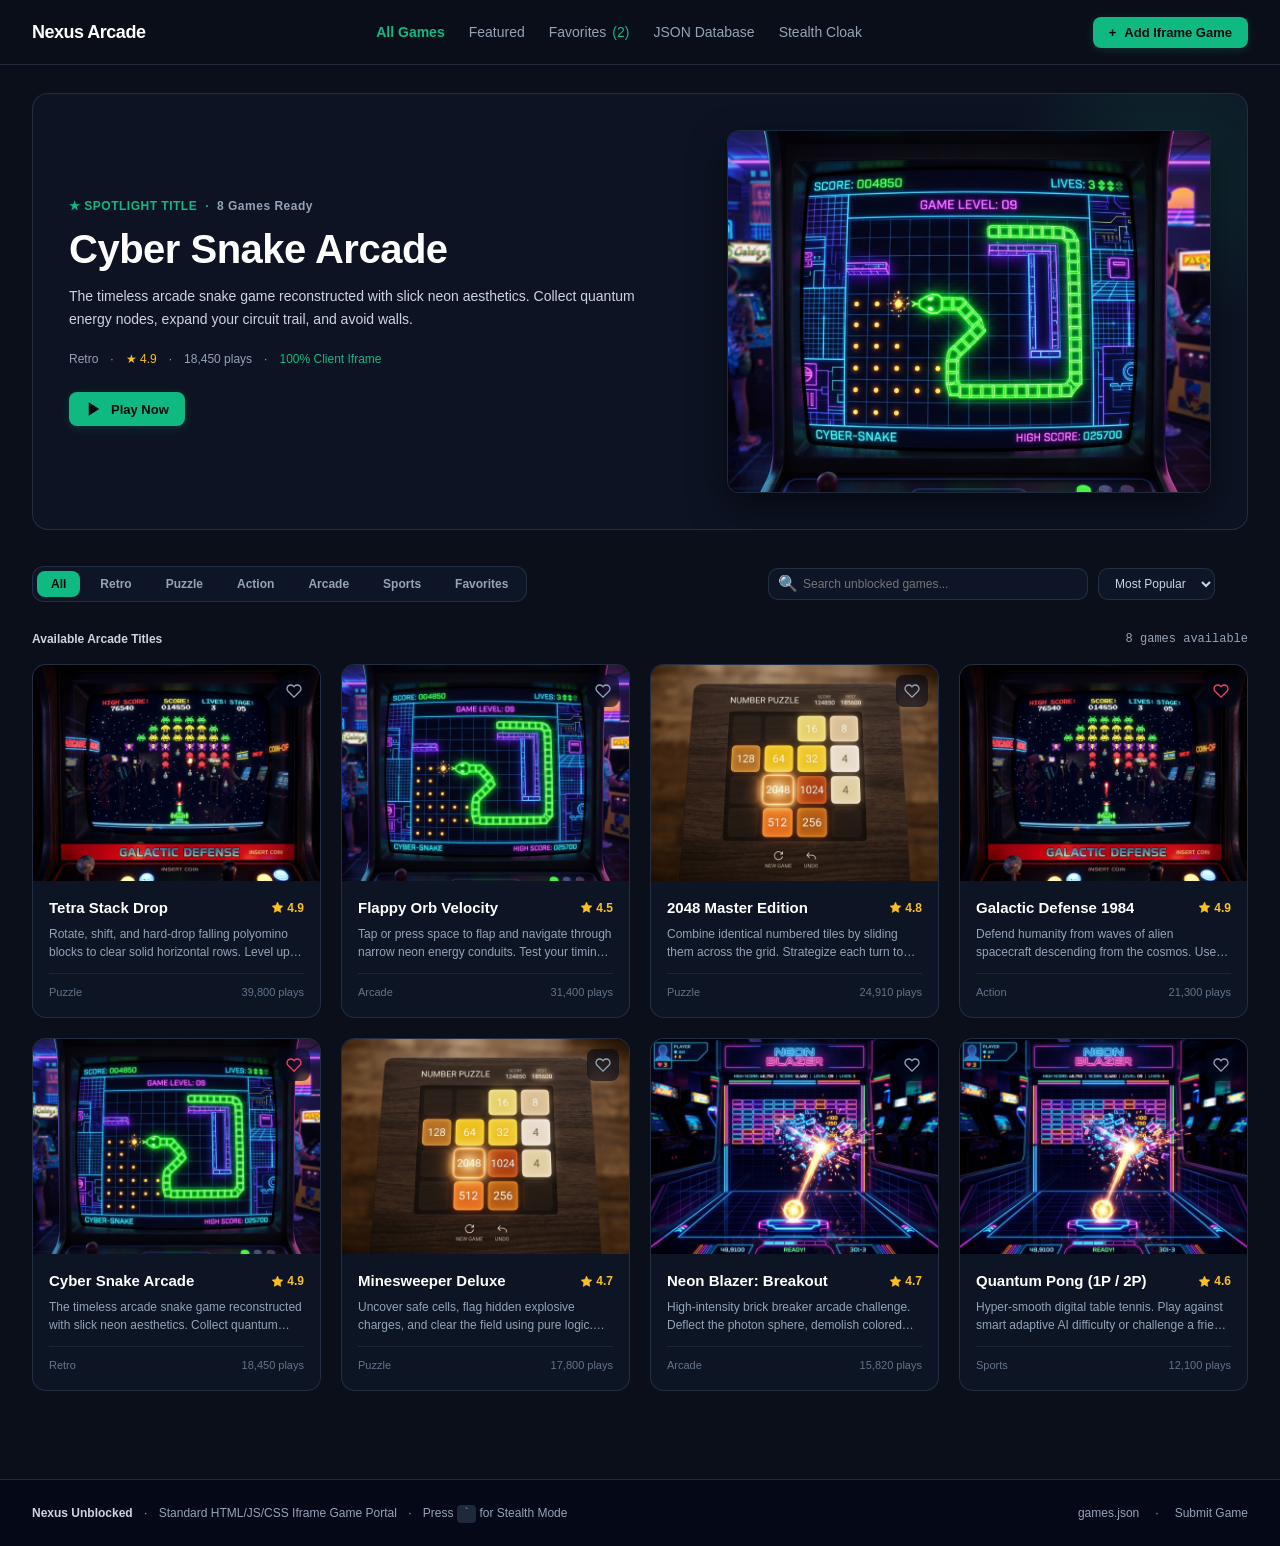
<file: index.html>
<!doctype html>
<html lang="en">
  <head>
    <meta charset="UTF-8" />
    <meta name="viewport" content="width=device-width, initial-scale=1.0" />
    <title>Nexus Unblocked - Retro & Web Arcade Games</title>
    <meta name="description" content="Fast, clean unblocked games portal with instant iframe embedding, custom game manager, and playable arcade classics." />
    <meta property="og:title" content="Nexus Unblocked - Retro & Web Arcade Games" />
    <meta property="og:description" content="Fast, clean unblocked games portal with instant iframe embedding, custom game manager, and playable arcade classics." />
    <meta property="og:type" content="website" />
    <meta name="twitter:card" content="summary_large_image" />
    <link rel="icon" type="image/svg+xml" href="./favicon.svg" />
    <link rel="stylesheet" href="./style.css" />
  </head>
  <body>
    <!-- Top Bar Navigation -->
    <header class="header">
      <div class="container header-inner">
        <button class="brand-btn" onclick="activeGame=null; activeCategory='All'; render();">
          Nexus Arcade
        </button>

        <nav class="nav-links">
          <button class="nav-link active" data-nav="all">All Games</button>
          <button class="nav-link" data-nav="featured">Featured</button>
          <button class="nav-link" data-nav="favorites">Favorites <span id="favCount" style="color: #10b981;"></span></button>
          <button class="nav-link" data-nav="json">JSON Database</button>
          <button class="nav-link" data-nav="cloak">Stealth Cloak</button>
        </nav>

        <div>
          <button class="btn-primary" onclick="openAddModal()">
            <span>+</span>
            <span>Add Iframe Game</span>
          </button>
        </div>
      </div>
    </header>

    <!-- Main Content -->
    <main class="container" style="padding-top: 28px; padding-bottom: 40px; flex: 1;">
      
      <!-- Catalog View -->
      <section id="catalogView">
        <!-- Hero Spotlight -->
        <div id="heroSpotlight" class="hero-card"></div>

        <!-- Filter & Search Toolbar -->
        <div class="toolbar">
          <div class="category-tabs" id="categoryTabs">
            <button class="category-tab active" data-category="All">All</button>
            <button class="category-tab" data-category="Retro">Retro</button>
            <button class="category-tab" data-category="Puzzle">Puzzle</button>
            <button class="category-tab" data-category="Action">Action</button>
            <button class="category-tab" data-category="Arcade">Arcade</button>
            <button class="category-tab" data-category="Sports">Sports</button>
            <button class="category-tab" data-category="Favorites">Favorites</button>
          </div>

          <div style="display: flex; gap: 10px; width: 100%; max-width: 480px;">
            <div class="search-box">
              <span class="search-icon">🔍</span>
              <input type="text" id="searchInput" class="search-input" placeholder="Search unblocked games..." />
            </div>

            <select id="sortSelect" class="sort-select" aria-label="Sort games">
              <option value="popular">Most Popular</option>
              <option value="rating">Top Rated</option>
              <option value="title">A-Z Title</option>
            </select>
          </div>
        </div>

        <!-- Section Header -->
        <div class="grid-header">
          <span style="font-weight: 600; color: #cbd5e1;">Available Arcade Titles</span>
          <span id="gamesCount" style="font-family: monospace;">0 games</span>
        </div>

        <!-- Games Grid -->
        <div id="gamesGrid" class="games-grid"></div>
      </section>

      <!-- Player View -->
      <section id="playerView" class="player-container" style="display: none;"></section>

    </main>

    <!-- Footer -->
    <footer class="footer">
      <div class="container footer-inner">
        <div>
          <strong style="color: #cbd5e1;">Nexus Unblocked</strong>
          <span style="margin: 0 8px;">·</span>
          <span>Standard HTML/JS/CSS Iframe Game Portal</span>
          <span style="margin: 0 8px;">·</span>
          <span>Press <kbd style="background: #1e293b; padding: 2px 6px; border-radius: 4px; font-family: monospace;">`</kbd> for Stealth Mode</span>
        </div>

        <div style="display: flex; gap: 16px;">
          <button class="footer-link" onclick="openJsonModal()" style="background: none; border: none; font-size: inherit;">games.json</button>
          <span>·</span>
          <button class="footer-link" onclick="openAddModal()" style="background: none; border: none; font-size: inherit;">Submit Game</button>
        </div>
      </div>
    </footer>

    <!-- Add Game Modal -->
    <div id="addModal" class="modal-backdrop hidden">
      <div class="modal-box">
        <div class="modal-header">
          <div class="modal-title">+ Add Custom Iframe Game</div>
          <button class="modal-close" onclick="closeAddModal()">✕</button>
        </div>
        <form id="addGameForm">
          <div class="form-group">
            <label class="form-label">Game Title *</label>
            <input type="text" id="addTitle" class="form-input" placeholder="e.g. Slope, Retro Bowl" required />
          </div>
          <div class="form-group">
            <label class="form-label">Iframe Embed Code or URL *</label>
            <textarea id="addIframe" class="form-textarea" rows="3" placeholder='<iframe src="https://..." ...></iframe> or https://...' required></textarea>
          </div>
          <div style="display: grid; grid-template-columns: 1fr 1fr; gap: 12px;" class="form-group">
            <div>
              <label class="form-label">Category</label>
              <select id="addCategory" class="form-select">
                <option value="Arcade">Arcade</option>
                <option value="Action">Action</option>
                <option value="Puzzle">Puzzle</option>
                <option value="Retro">Retro</option>
                <option value="Sports">Sports</option>
              </select>
            </div>
            <div>
              <label class="form-label">Controls</label>
              <input type="text" id="addControls" class="form-input" placeholder="e.g. WASD / Space" />
            </div>
          </div>
          <div class="form-group">
            <label class="form-label">Description</label>
            <input type="text" id="addDesc" class="form-input" placeholder="Brief gameplay summary" />
          </div>
          <div style="display: flex; justify-content: flex-end; gap: 10px; margin-top: 20px;">
            <button type="button" class="btn-secondary" onclick="closeAddModal()">Cancel</button>
            <button type="submit" class="btn-primary">Add Game</button>
          </div>
        </form>
      </div>
    </div>

    <!-- JSON Database Modal -->
    <div id="jsonModal" class="modal-backdrop hidden">
      <div class="modal-box" style="max-width: 680px;">
        <div class="modal-header">
          <div class="modal-title">&lt;/&gt; games.json Database</div>
          <button class="modal-close" onclick="closeJsonModal()">✕</button>
        </div>
        <p style="font-size: 12px; color: #94a3b8; margin-bottom: 12px;">
          Games database storing title, description, category, and iframe tags.
        </p>
        <textarea id="jsonTextarea" class="form-textarea" rows="12" style="margin-bottom: 16px;"></textarea>
        <div style="display: flex; justify-content: space-between; align-items: center; flex-wrap: wrap; gap: 8px;">
          <div style="display: flex; gap: 8px;">
            <button type="button" class="btn-secondary" onclick="copyJson()">Copy JSON</button>
            <button type="button" class="btn-secondary" onclick="downloadJson()">Download games.json</button>
            <button type="button" class="btn-secondary" onclick="resetDefaults()" style="color: #f87171;">Reset Defaults</button>
          </div>
          <button type="button" class="btn-primary" onclick="applyJson()">Apply Changes</button>
        </div>
      </div>
    </div>

    <!-- Stealth Cloak Modal -->
    <div id="cloakModal" class="modal-backdrop hidden">
      <div class="modal-box" style="max-width: 440px;">
        <div class="modal-header">
          <div class="modal-title">🛡️ Stealth Tab Cloaker</div>
          <button class="modal-close" onclick="closeCloakModal()">✕</button>
        </div>
        <p style="font-size: 12px; color: #94a3b8; margin-bottom: 16px;">
          Disguise this browser tab title and favicon to appear as a productivity app.
        </p>
        <div style="display: flex; flex-direction: column; gap: 8px; margin-bottom: 20px;">
          <button class="btn-secondary" style="justify-content: flex-start; padding: 10px;" onclick="setPresetCloak('docs')">
            📄 Google Docs (Untitled document)
          </button>
          <button class="btn-secondary" style="justify-content: flex-start; padding: 10px;" onclick="setPresetCloak('drive')">
            📁 Google Drive (My Drive)
          </button>
          <button class="btn-secondary" style="justify-content: flex-start; padding: 10px;" onclick="setPresetCloak('classroom')">
            🎓 Google Classroom (Classes)
          </button>
          <button class="btn-secondary" style="justify-content: flex-start; padding: 10px;" onclick="setPresetCloak('canvas')">
            📊 Canvas LMS (Dashboard)
          </button>
        </div>
        <div style="display: flex; justify-content: space-between; align-items: center; border-top: 1px solid var(--border-color); padding-top: 14px;">
          <button class="footer-link" onclick="resetTabCloak()" style="background: none; border: none; font-size: 12px;">Reset Tab</button>
          <button class="btn-primary" style="background: #e11d48; color: #fff;" onclick="panicEscape()">Emergency Escape (Google)</button>
        </div>
      </div>
    </div>

    <!-- Script Entry Point -->
    <script type="module" src="./script.js"></script>
  </body>
</html>
</file>
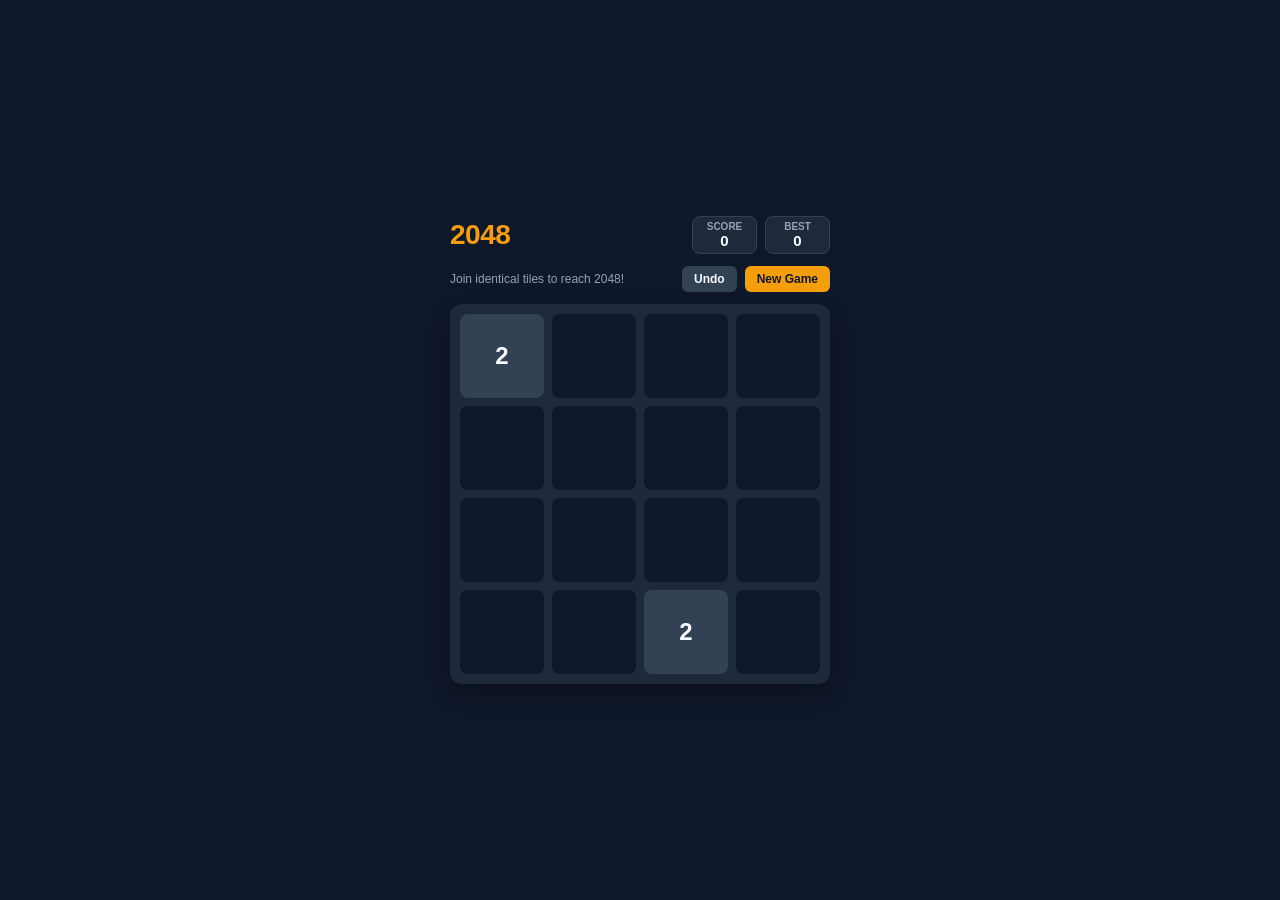
<file: games/2048/index.html>
<!DOCTYPE html>
<html lang="en">
<head>
  <meta charset="UTF-8">
  <meta name="viewport" content="width=device-width, initial-scale=1.0, user-scalable=no">
  <title>2048 Master</title>
  <style>
    * { box-sizing: border-box; margin: 0; padding: 0; user-select: none; }
    body {
      background: #0f172a;
      color: #f8fafc;
      font-family: -apple-system, BlinkMacSystemFont, "Segoe UI", Roboto, sans-serif;
      display: flex;
      flex-direction: column;
      align-items: center;
      justify-content: center;
      min-height: 100vh;
      padding: 16px;
      overflow: hidden;
    }
    .container {
      width: 100%;
      max-width: 380px;
      display: flex;
      flex-direction: column;
      align-items: center;
      gap: 12px;
    }
    .header {
      width: 100%;
      display: flex;
      justify-content: space-between;
      align-items: center;
    }
    .title {
      font-size: 28px;
      font-weight: 800;
      color: #f59e0b;
      letter-spacing: -0.5px;
    }
    .scores {
      display: flex;
      gap: 8px;
    }
    .box {
      background: #1e293b;
      border: 1px solid #334155;
      border-radius: 8px;
      padding: 4px 10px;
      text-align: center;
      min-width: 65px;
    }
    .box-lbl { font-size: 10px; color: #94a3b8; font-weight: 600; text-transform: uppercase; }
    .box-val { font-size: 15px; font-weight: 700; color: #f8fafc; font-variant-numeric: tabular-nums; }
    .toolbar {
      width: 100%;
      display: flex;
      justify-content: space-between;
      align-items: center;
    }
    .inst { font-size: 12px; color: #94a3b8; }
    .btn-row { display: flex; gap: 8px; }
    .btn {
      background: #334155;
      color: #f8fafc;
      border: none;
      border-radius: 6px;
      padding: 6px 12px;
      font-size: 12px;
      font-weight: 600;
      cursor: pointer;
      transition: background 0.15s;
    }
    .btn:hover { background: #475569; }
    .btn-accent { background: #f59e0b; color: #0f172a; }
    .btn-accent:hover { background: #fbbf24; }
    
    .grid-board {
      width: 100%;
      aspect-ratio: 1;
      background: #1e293b;
      border-radius: 12px;
      padding: 10px;
      display: grid;
      grid-template-columns: repeat(4, 1fr);
      grid-template-rows: repeat(4, 1fr);
      gap: 8px;
      position: relative;
      box-shadow: 0 10px 25px -5px rgba(0,0,0,0.4);
    }
    .cell {
      background: #0f172a;
      border-radius: 8px;
      display: flex;
      align-items: center;
      justify-content: center;
      font-weight: 800;
      font-size: 24px;
      transition: transform 0.1s ease, background 0.15s ease;
      font-variant-numeric: tabular-nums;
    }
    .tile-2 { background: #334155; color: #f8fafc; }
    .tile-4 { background: #475569; color: #f8fafc; }
    .tile-8 { background: #ea580c; color: #fff; }
    .tile-16 { background: #f97316; color: #fff; }
    .tile-32 { background: #fb923c; color: #fff; }
    .tile-64 { background: #e11d48; color: #fff; }
    .tile-128 { background: #f59e0b; color: #0f172a; font-size: 20px; box-shadow: 0 0 10px rgba(245, 158, 11, 0.4); }
    .tile-256 { background: #fbbf24; color: #0f172a; font-size: 20px; box-shadow: 0 0 12px rgba(251, 191, 36, 0.5); }
    .tile-512 { background: #10b981; color: #0f172a; font-size: 20px; box-shadow: 0 0 15px rgba(16, 185, 129, 0.5); }
    .tile-1024 { background: #06b6d4; color: #0f172a; font-size: 17px; box-shadow: 0 0 18px rgba(6, 182, 212, 0.6); }
    .tile-2048 { background: #8b5cf6; color: #fff; font-size: 17px; box-shadow: 0 0 22px rgba(139, 92, 246, 0.8); }

    .overlay {
      position: absolute;
      inset: 0;
      background: rgba(15, 23, 42, 0.92);
      border-radius: 12px;
      display: flex;
      flex-direction: column;
      align-items: center;
      justify-content: center;
      gap: 12px;
      backdrop-filter: blur(4px);
    }
    .overlay.hidden { display: none; }
    .overlay h2 { font-size: 26px; font-weight: 800; }
  </style>
</head>
<body>
  <div class="container">
    <div class="header">
      <div class="title">2048</div>
      <div class="scores">
        <div class="box">
          <div class="box-lbl">Score</div>
          <div class="box-val" id="score">0</div>
        </div>
        <div class="box">
          <div class="box-lbl">Best</div>
          <div class="box-val" id="best">0</div>
        </div>
      </div>
    </div>

    <div class="toolbar">
      <div class="inst">Join identical tiles to reach 2048!</div>
      <div class="btn-row">
        <button class="btn" id="undoBtn">Undo</button>
        <button class="btn btn-accent" id="newGameBtn">New Game</button>
      </div>
    </div>

    <div class="grid-board" id="board">
      <div class="overlay hidden" id="gameOverlay">
        <h2 id="overlayTitle">Game Over!</h2>
        <button class="btn btn-accent" id="retryBtn" style="padding: 8px 18px;">Try Again</button>
      </div>
    </div>
  </div>

  <script>
    let board = [
      [0, 0, 0, 0],
      [0, 0, 0, 0],
      [0, 0, 0, 0],
      [0, 0, 0, 0]
    ];
    let previousState = null;
    let score = 0;
    let best = parseInt(localStorage.getItem('2048_best') || '0', 10);
    let won = false;

    const boardEl = document.getElementById('board');
    const scoreEl = document.getElementById('score');
    const bestEl = document.getElementById('best');
    const overlay = document.getElementById('gameOverlay');
    const overlayTitle = document.getElementById('overlayTitle');

    bestEl.innerText = best;

    // Build DOM cells
    const cellElements = [];
    for (let r = 0; r < 4; r++) {
      cellElements[r] = [];
      for (let c = 0; c < 4; c++) {
        const div = document.createElement('div');
        div.className = 'cell';
        boardEl.insertBefore(div, overlay);
        cellElements[r][c] = div;
      }
    }

    function saveState() {
      previousState = {
        board: board.map(row => [...row]),
        score: score
      };
    }

    function spawnTile() {
      const empty = [];
      for (let r = 0; r < 4; r++) {
        for (let c = 0; c < 4; c++) {
          if (board[r][c] === 0) empty.push({ r, c });
        }
      }
      if (empty.length === 0) return false;
      const spot = empty[Math.floor(Math.random() * empty.length)];
      board[spot.r][spot.c] = Math.random() < 0.9 ? 2 : 4;
      return true;
    }

    function render() {
      scoreEl.innerText = score;
      if (score > best) {
        best = score;
        bestEl.innerText = best;
        localStorage.setItem('2048_best', best);
      }

      for (let r = 0; r < 4; r++) {
        for (let c = 0; c < 4; c++) {
          const val = board[r][c];
          const el = cellElements[r][c];
          el.innerText = val > 0 ? val : '';
          el.className = 'cell' + (val > 0 ? ` tile-${val}` : '');
        }
      }
    }

    function slideRow(row) {
      let filtered = row.filter(val => val !== 0);
      let newRow = [];
      let gained = 0;

      for (let i = 0; i < filtered.length; i++) {
        if (i < filtered.length - 1 && filtered[i] === filtered[i + 1]) {
          const merged = filtered[i] * 2;
          newRow.push(merged);
          gained += merged;
          if (merged === 2048 && !won) {
            won = true;
          }
          i++;
        } else {
          newRow.push(filtered[i]);
        }
      }
      while (newRow.length < 4) newRow.push(0);
      return { row: newRow, gained };
    }

    function rotateBoard(matrix) {
      const result = [];
      for (let c = 0; c < 4; c++) {
        const newRow = [];
        for (let r = 3; r >= 0; r--) {
          newRow.push(matrix[r][c]);
        }
        result.push(newRow);
      }
      return result;
    }

    function move(dir) {
      // 0: left, 1: down, 2: right, 3: up
      saveState();
      let rotated = board.map(r => [...r]);
      for (let i = 0; i < dir; i++) rotated = rotateBoard(rotated);

      let moved = false;
      let totalGained = 0;

      for (let r = 0; r < 4; r++) {
        const { row, gained } = slideRow(rotated[r]);
        if (row.some((val, idx) => val !== rotated[r][idx])) moved = true;
        rotated[r] = row;
        totalGained += gained;
      }

      // rotate back
      for (let i = 0; i < (4 - dir) % 4; i++) rotated = rotateBoard(rotated);

      if (moved) {
        board = rotated;
        score += totalGained;
        spawnTile();
        render();

        if (isGameOver()) {
          overlayTitle.innerText = 'Game Over!';
          overlayTitle.style.color = '#ef4444';
          overlay.classList.remove('hidden');
        }
      }
    }

    function isGameOver() {
      for (let r = 0; r < 4; r++) {
        for (let c = 0; c < 4; c++) {
          if (board[r][c] === 0) return false;
          if (c < 3 && board[r][c] === board[r][c + 1]) return false;
          if (r < 3 && board[r][c] === board[r + 1][c]) return false;
        }
      }
      return true;
    }

    function startNewGame() {
      board = [
        [0, 0, 0, 0],
        [0, 0, 0, 0],
        [0, 0, 0, 0],
        [0, 0, 0, 0]
      ];
      score = 0;
      won = false;
      previousState = null;
      overlay.classList.add('hidden');
      spawnTile();
      spawnTile();
      render();
    }

    function undo() {
      if (!previousState) return;
      board = previousState.board;
      score = previousState.score;
      previousState = null;
      overlay.classList.add('hidden');
      render();
    }

    window.addEventListener('keydown', e => {
      switch (e.key) {
        case 'ArrowLeft':
        case 'a':
        case 'A':
          move(0); e.preventDefault(); break;
        case 'ArrowDown':
        case 's':
        case 'S':
          move(1); e.preventDefault(); break;
        case 'ArrowRight':
        case 'd':
        case 'D':
          move(2); e.preventDefault(); break;
        case 'ArrowUp':
        case 'w':
        case 'W':
          move(3); e.preventDefault(); break;
        case 'u':
        case 'U':
          undo(); break;
      }
    });

    // Swipe support
    let touchStartX = 0;
    let touchStartY = 0;
    boardEl.addEventListener('touchstart', e => {
      touchStartX = e.touches[0].clientX;
      touchStartY = e.touches[0].clientY;
    }, { passive: true });

    boardEl.addEventListener('touchend', e => {
      const dx = e.changedTouches[0].clientX - touchStartX;
      const dy = e.changedTouches[0].clientY - touchStartY;
      if (Math.abs(dx) > Math.abs(dy)) {
        if (Math.abs(dx) > 30) {
          if (dx > 0) move(2); // right
          else move(0); // left
        }
      } else {
        if (Math.abs(dy) > 30) {
          if (dy > 0) move(1); // down
          else move(3); // up
        }
      }
    }, { passive: true });

    document.getElementById('newGameBtn').addEventListener('click', startNewGame);
    document.getElementById('retryBtn').addEventListener('click', startNewGame);
    document.getElementById('undoBtn').addEventListener('click', undo);

    startNewGame();
  </script>
</body>
</html>
</file>
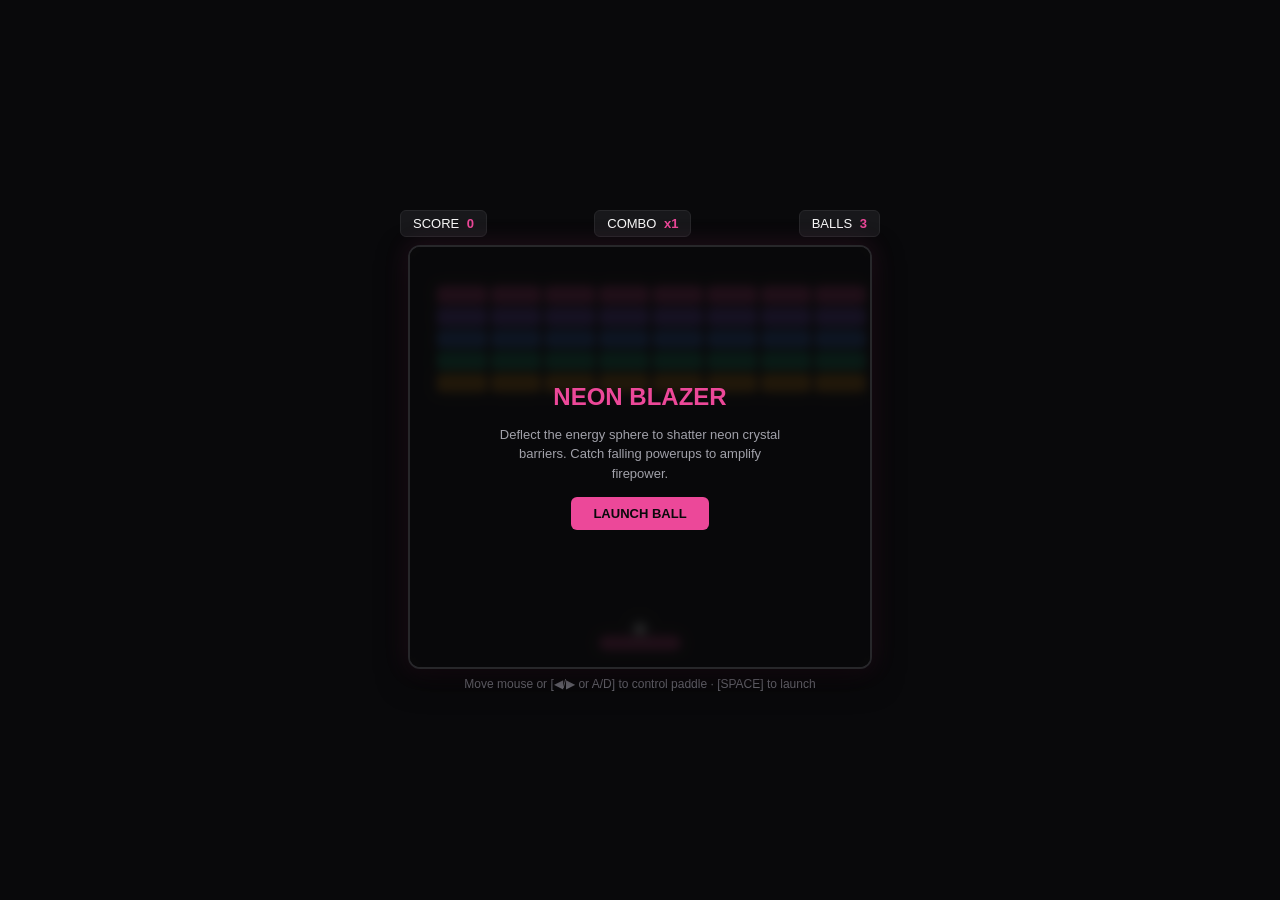
<file: games/breakout/index.html>
<!DOCTYPE html>
<html lang="en">
<head>
  <meta charset="UTF-8">
  <meta name="viewport" content="width=device-width, initial-scale=1.0, user-scalable=no">
  <title>Neon Blazer Breakout</title>
  <style>
    * { box-sizing: border-box; margin: 0; padding: 0; user-select: none; }
    body {
      background: #09090b;
      color: #fafafa;
      font-family: -apple-system, BlinkMacSystemFont, "Segoe UI", Roboto, sans-serif;
      display: flex;
      flex-direction: column;
      align-items: center;
      justify-content: center;
      min-height: 100vh;
      overflow: hidden;
      padding: 10px;
    }
    .hud {
      width: 100%;
      max-width: 480px;
      display: flex;
      justify-content: space-between;
      align-items: center;
      margin-bottom: 8px;
      font-size: 13px;
      font-variant-numeric: tabular-nums;
    }
    .hud-stat {
      background: #18181b;
      border: 1px solid #27272a;
      padding: 5px 12px;
      border-radius: 6px;
    }
    .hud-val { font-weight: 700; color: #ec4899; margin-left: 4px; }
    .game-box {
      position: relative;
      background: #09090b;
      border: 2px solid #27272a;
      border-radius: 12px;
      box-shadow: 0 10px 30px rgba(0,0,0,0.6), 0 0 25px rgba(236, 72, 153, 0.15);
      overflow: hidden;
      cursor: none;
    }
    canvas { display: block; }
    .overlay {
      position: absolute;
      inset: 0;
      background: rgba(9, 9, 11, 0.9);
      backdrop-filter: blur(4px);
      display: flex;
      flex-direction: column;
      align-items: center;
      justify-content: center;
      gap: 14px;
      text-align: center;
      padding: 20px;
      cursor: default;
    }
    .overlay.hidden { display: none; }
    .overlay h2 { font-size: 24px; font-weight: 800; color: #ec4899; }
    .overlay p { font-size: 13px; color: #a1a1aa; max-width: 300px; line-height: 1.5; }
    .btn {
      background: #ec4899;
      color: #09090b;
      border: none;
      padding: 9px 22px;
      font-size: 13px;
      font-weight: 700;
      border-radius: 6px;
      cursor: pointer;
    }
    .btn:hover { background: #f472b6; }
    .hint { margin-top: 8px; font-size: 12px; color: #71717a; }
  </style>
</head>
<body>
  <div class="hud">
    <div class="hud-stat">SCORE <span class="hud-val" id="scoreEl">0</span></div>
    <div class="hud-stat">COMBO <span class="hud-val" id="comboEl">x1</span></div>
    <div class="hud-stat">BALLS <span class="hud-val" id="livesEl">3</span></div>
  </div>

  <div class="game-box" id="box">
    <canvas id="cv" width="460" height="420"></canvas>

    <div id="startOverlay" class="overlay">
      <h2>NEON BLAZER</h2>
      <p>Deflect the energy sphere to shatter neon crystal barriers. Catch falling powerups to amplify firepower.</p>
      <button class="btn" id="startBtn">LAUNCH BALL</button>
    </div>

    <div id="endOverlay" class="overlay hidden">
      <h2 id="endTitle" style="color: #ef4444;">ARENA DEPLETED</h2>
      <p id="endDesc">Final score: 0</p>
      <button class="btn" id="restartBtn">RETRY ARENA</button>
    </div>
  </div>

  <div class="hint">Move mouse or [◀/▶ or A/D] to control paddle · [SPACE] to launch</div>

  <script>
    const canvas = document.getElementById('cv');
    const ctx = canvas.getContext('2d');
    const scoreEl = document.getElementById('scoreEl');
    const comboEl = document.getElementById('comboEl');
    const livesEl = document.getElementById('livesEl');
    const startOverlay = document.getElementById('startOverlay');
    const endOverlay = document.getElementById('endOverlay');
    const endTitle = document.getElementById('endTitle');
    const endDesc = document.getElementById('endDesc');

    let audioCtx = null;
    function beep(freq, type, dur, vol = 0.1) {
      try {
        if (!audioCtx) audioCtx = new (window.AudioContext || window.webkitAudioContext)();
        if (audioCtx.state === 'suspended') audioCtx.resume();
        const osc = audioCtx.createOscillator();
        const g = audioCtx.createGain();
        osc.type = type;
        osc.frequency.setValueAtTime(freq, audioCtx.currentTime);
        g.gain.setValueAtTime(vol, audioCtx.currentTime);
        g.gain.exponentialRampToValueAtTime(0.001, audioCtx.currentTime + dur);
        osc.connect(g);
        g.connect(audioCtx.destination);
        osc.start();
        osc.stop(audioCtx.currentTime + dur);
      } catch (e) {}
    }

    let isPlaying = false;
    let score = 0;
    let lives = 3;
    let combo = 1;
    let paddle = { x: 190, y: 390, w: 80, h: 12, speed: 7 };
    let ball = { x: 230, y: 375, r: 6, vx: 3, vy: -4, stuck: true };
    let bricks = [];
    let particles = [];
    let powerups = [];

    const BRICK_ROWS = 5;
    const BRICK_COLS = 8;
    const BRICK_COLORS = ['#ec4899', '#8b5cf6', '#3b82f6', '#10b981', '#f59e0b'];

    function initBricks() {
      bricks = [];
      const brickW = 48;
      const brickH = 16;
      const startX = 28;
      const startY = 40;
      const gap = 6;

      for (let r = 0; r < BRICK_ROWS; r++) {
        for (let c = 0; c < BRICK_COLS; c++) {
          bricks.push({
            x: startX + c * (brickW + gap),
            y: startY + r * (brickH + gap),
            w: brickW,
            h: brickH,
            color: BRICK_COLORS[r],
            alive: true,
            pts: (5 - r) * 10
          });
        }
      }
    }

    function resetBall() {
      ball.stuck = true;
      ball.x = paddle.x + paddle.w / 2;
      ball.y = paddle.y - ball.r - 2;
      ball.vx = (Math.random() > 0.5 ? 1 : -1) * (3 + Math.random() * 1.5);
      ball.vy = -4.5;
      combo = 1;
      comboEl.innerText = 'x1';
    }

    function addExplosion(x, y, color) {
      for (let i = 0; i < 10; i++) {
        particles.push({
          x, y,
          vx: (Math.random() - 0.5) * 5,
          vy: (Math.random() - 0.5) * 5,
          life: 20,
          color
        });
      }
    }

    function startGame() {
      score = 0;
      lives = 3;
      combo = 1;
      paddle.w = 80;
      scoreEl.innerText = '0';
      comboEl.innerText = 'x1';
      livesEl.innerText = '3';
      initBricks();
      resetBall();
      startOverlay.classList.add('hidden');
      endOverlay.classList.add('hidden');
      isPlaying = true;
      requestAnimationFrame(loop);
    }

    function launch() {
      if (ball.stuck) {
        ball.stuck = false;
        beep(520, 'sine', 0.1);
      }
    }

    // Paddle controls
    const keys = {};
    window.addEventListener('keydown', e => {
      keys[e.key] = true;
      if (e.key === ' ') {
        launch();
        e.preventDefault();
      }
    });
    window.addEventListener('keyup', e => keys[e.key] = false);

    canvas.addEventListener('mousemove', e => {
      const rect = canvas.getBoundingClientRect();
      const mouseX = e.clientX - rect.left;
      paddle.x = Math.max(0, Math.min(canvas.width - paddle.w, mouseX - paddle.w / 2));
      if (ball.stuck) {
        ball.x = paddle.x + paddle.w / 2;
      }
    });

    canvas.addEventListener('click', launch);

    function loop() {
      if (!isPlaying) return;

      // Keyboard paddle
      if ((keys['ArrowLeft'] || keys['a'] || keys['A']) && paddle.x > 0) {
        paddle.x -= paddle.speed;
        if (ball.stuck) ball.x = paddle.x + paddle.w / 2;
      }
      if ((keys['ArrowRight'] || keys['d'] || keys['D']) && paddle.x + paddle.w < canvas.width) {
        paddle.x += paddle.speed;
        if (ball.stuck) ball.x = paddle.x + paddle.w / 2;
      }

      if (!ball.stuck) {
        ball.x += ball.vx;
        ball.y += ball.vy;

        // Wall collision
        if (ball.x - ball.r <= 0) {
          ball.x = ball.r;
          ball.vx *= -1;
          beep(300, 'triangle', 0.05);
        } else if (ball.x + ball.r >= canvas.width) {
          ball.x = canvas.width - ball.r;
          ball.vx *= -1;
          beep(300, 'triangle', 0.05);
        }

        if (ball.y - ball.r <= 0) {
          ball.y = ball.r;
          ball.vy *= -1;
          beep(350, 'triangle', 0.05);
        }

        // Paddle collision
        if (
          ball.y + ball.r >= paddle.y &&
          ball.y - ball.r <= paddle.y + paddle.h &&
          ball.x >= paddle.x &&
          ball.x <= paddle.x + paddle.w &&
          ball.vy > 0
        ) {
          // calculate hit point offset (-1 to 1)
          const offset = (ball.x - (paddle.x + paddle.w / 2)) / (paddle.w / 2);
          const speed = Math.sqrt(ball.vx * ball.vx + ball.vy * ball.vy);
          const angle = offset * (Math.PI / 3); // max 60 deg
          ball.vx = speed * Math.sin(angle);
          ball.vy = -Math.abs(speed * Math.cos(angle));
          combo = 1;
          comboEl.innerText = 'x1';
          beep(440, 'sine', 0.08);
        }

        // Bricks collision
        bricks.forEach(b => {
          if (!b.alive) return;
          if (
            ball.x + ball.r > b.x &&
            ball.x - ball.r < b.x + b.w &&
            ball.y + ball.r > b.y &&
            ball.y - ball.r < b.y + b.h
          ) {
            b.alive = false;
            ball.vy *= -1;
            score += b.pts * combo;
            scoreEl.innerText = score;
            combo++;
            comboEl.innerText = `x${combo}`;
            addExplosion(b.x + b.w / 2, b.y + b.h / 2, b.color);
            beep(600 + combo * 30, 'square', 0.06);

            // Powerup drop chance
            if (Math.random() < 0.2) {
              powerups.push({
                x: b.x + b.w / 2,
                y: b.y + b.h / 2,
                vy: 2,
                type: Math.random() > 0.5 ? 'wide' : 'laser'
              });
            }
          }
        });

        // Ball dropped out
        if (ball.y - ball.r > canvas.height) {
          lives--;
          livesEl.innerText = lives;
          beep(150, 'sawtooth', 0.25);
          if (lives <= 0) {
            endGame(false);
            return;
          } else {
            resetBall();
          }
        }

        // Win check
        if (bricks.every(b => !b.alive)) {
          endGame(true);
          return;
        }
      }

      // Powerups
      powerups.forEach(p => {
        p.y += p.vy;
        if (p.y >= paddle.y && p.y <= paddle.y + paddle.h && p.x >= paddle.x && p.x <= paddle.x + paddle.w) {
          p.y = 9999;
          paddle.w = Math.min(130, paddle.w + 25);
          score += 50;
          scoreEl.innerText = score;
          beep(880, 'sine', 0.15);
        }
      });
      powerups = powerups.filter(p => p.y < canvas.height + 20);

      // Particles
      particles.forEach(p => {
        p.x += p.vx;
        p.y += p.vy;
        p.life--;
      });
      particles = particles.filter(p => p.life > 0);

      render();
      requestAnimationFrame(loop);
    }

    function endGame(win) {
      isPlaying = false;
      endTitle.innerText = win ? 'SECTOR CLEARED!' : 'SHIELD COLLAPSED';
      endTitle.style.color = win ? '#10b981' : '#ec4899';
      endDesc.innerText = `Final Score: ${score}`;
      endOverlay.classList.remove('hidden');
    }

    function render() {
      ctx.fillStyle = '#09090b';
      ctx.fillRect(0, 0, canvas.width, canvas.height);

      // Bricks
      bricks.forEach(b => {
        if (!b.alive) return;
        ctx.fillStyle = b.color;
        ctx.shadowColor = b.color;
        ctx.shadowBlur = 8;
        ctx.beginPath();
        ctx.roundRect(b.x, b.y, b.w, b.h, 3);
        ctx.fill();
      });
      ctx.shadowBlur = 0;

      // Paddle
      ctx.fillStyle = '#ec4899';
      ctx.shadowColor = '#ec4899';
      ctx.shadowBlur = 10;
      ctx.beginPath();
      ctx.roundRect(paddle.x, paddle.y, paddle.w, paddle.h, 6);
      ctx.fill();
      ctx.shadowBlur = 0;

      // Ball
      ctx.fillStyle = '#fff';
      ctx.shadowColor = '#fff';
      ctx.shadowBlur = 12;
      ctx.beginPath();
      ctx.arc(ball.x, ball.y, ball.r, 0, Math.PI * 2);
      ctx.fill();
      ctx.shadowBlur = 0;

      // Powerups
      powerups.forEach(p => {
        ctx.fillStyle = '#38bdf8';
        ctx.beginPath();
        ctx.arc(p.x, p.y, 6, 0, Math.PI * 2);
        ctx.fill();
      });

      // Particles
      particles.forEach(p => {
        ctx.fillStyle = p.color;
        ctx.fillRect(p.x, p.y, 2, 2);
      });
    }

    document.getElementById('startBtn').addEventListener('click', startGame);
    document.getElementById('restartBtn').addEventListener('click', startGame);

    initBricks();
    resetBall();
    render();
  </script>
</body>
</html>
</file>
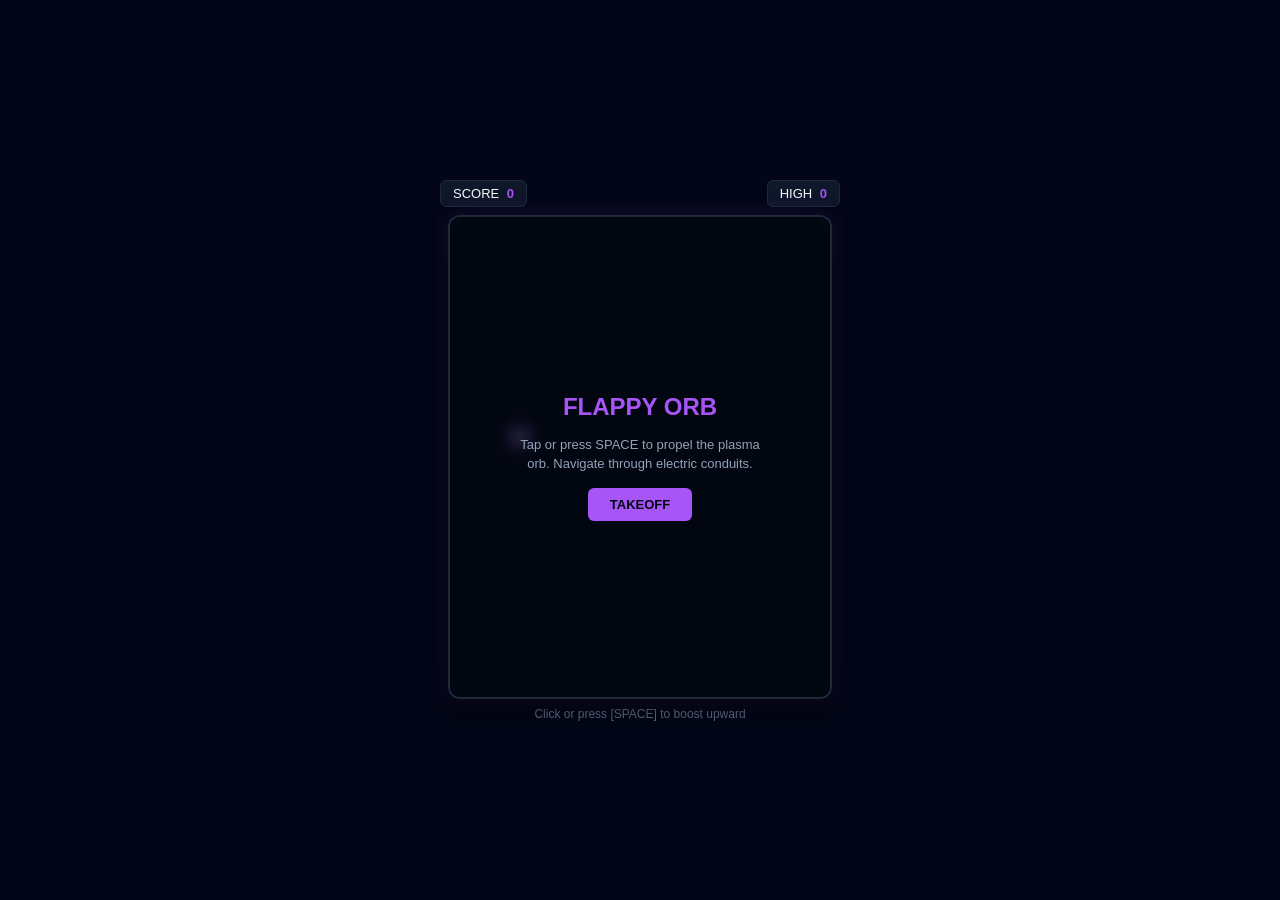
<file: games/flappy/index.html>
<!DOCTYPE html>
<html lang="en">
<head>
  <meta charset="UTF-8">
  <meta name="viewport" content="width=device-width, initial-scale=1.0, user-scalable=no">
  <title>Flappy Orb Velocity</title>
  <style>
    * { box-sizing: border-box; margin: 0; padding: 0; user-select: none; }
    body {
      background: #020617;
      color: #f8fafc;
      font-family: -apple-system, BlinkMacSystemFont, "Segoe UI", Roboto, sans-serif;
      display: flex;
      flex-direction: column;
      align-items: center;
      justify-content: center;
      min-height: 100vh;
      overflow: hidden;
      padding: 10px;
    }
    .hud {
      width: 100%;
      max-width: 400px;
      display: flex;
      justify-content: space-between;
      align-items: center;
      margin-bottom: 8px;
      font-size: 13px;
      font-variant-numeric: tabular-nums;
    }
    .hud-stat {
      background: #0f172a;
      border: 1px solid #1e293b;
      padding: 5px 12px;
      border-radius: 6px;
    }
    .hud-val { font-weight: 700; color: #a855f7; margin-left: 4px; }
    .game-box {
      position: relative;
      background: #030712;
      border: 2px solid #1e293b;
      border-radius: 12px;
      box-shadow: 0 10px 30px rgba(0,0,0,0.6), 0 0 25px rgba(168, 85, 247, 0.15);
      overflow: hidden;
      cursor: pointer;
    }
    canvas { display: block; }
    .overlay {
      position: absolute;
      inset: 0;
      background: rgba(3, 7, 18, 0.88);
      backdrop-filter: blur(4px);
      display: flex;
      flex-direction: column;
      align-items: center;
      justify-content: center;
      gap: 14px;
      text-align: center;
      padding: 20px;
    }
    .overlay.hidden { display: none; }
    .overlay h2 { font-size: 24px; font-weight: 800; color: #a855f7; }
    .overlay p { font-size: 13px; color: #94a3b8; max-width: 260px; line-height: 1.5; }
    .btn {
      background: #a855f7;
      color: #030712;
      border: none;
      padding: 9px 22px;
      font-size: 13px;
      font-weight: 700;
      border-radius: 6px;
      cursor: pointer;
    }
    .btn:hover { background: #c084fc; }
    .hint { margin-top: 8px; font-size: 12px; color: #64748b; }
  </style>
</head>
<body>
  <div class="hud">
    <div class="hud-stat">SCORE <span class="hud-val" id="scoreEl">0</span></div>
    <div class="hud-stat">HIGH <span class="hud-val" id="highEl">0</span></div>
  </div>

  <div class="game-box" id="box">
    <canvas id="cv" width="380" height="480"></canvas>

    <div id="startOverlay" class="overlay">
      <h2>FLAPPY ORB</h2>
      <p>Tap or press SPACE to propel the plasma orb. Navigate through electric conduits.</p>
      <button class="btn" id="startBtn">TAKEOFF</button>
    </div>

    <div id="endOverlay" class="overlay hidden">
      <h2 id="endTitle" style="color: #ef4444;">DISRUPTED</h2>
      <p id="endDesc">Final Score: 0</p>
      <button class="btn" id="restartBtn">RELAUNCH</button>
    </div>
  </div>

  <div class="hint">Click or press [SPACE] to boost upward</div>

  <script>
    const canvas = document.getElementById('cv');
    const ctx = canvas.getContext('2d');
    const scoreEl = document.getElementById('scoreEl');
    const highEl = document.getElementById('highEl');
    const startOverlay = document.getElementById('startOverlay');
    const endOverlay = document.getElementById('endOverlay');
    const endDesc = document.getElementById('endDesc');

    let audioCtx = null;
    function beep(freq, type = 'sine', dur = 0.08) {
      try {
        if (!audioCtx) audioCtx = new (window.AudioContext || window.webkitAudioContext)();
        if (audioCtx.state === 'suspended') audioCtx.resume();
        const osc = audioCtx.createOscillator();
        const g = audioCtx.createGain();
        osc.type = type;
        osc.frequency.setValueAtTime(freq, audioCtx.currentTime);
        g.gain.setValueAtTime(0.1, audioCtx.currentTime);
        g.gain.exponentialRampToValueAtTime(0.001, audioCtx.currentTime + dur);
        osc.connect(g);
        g.connect(audioCtx.destination);
        osc.start();
        osc.stop(audioCtx.currentTime + dur);
      } catch (e) {}
    }

    let isPlaying = false;
    let score = 0;
    let highScore = parseInt(localStorage.getItem('flappy_high') || '0', 10);
    highEl.innerText = highScore;

    const orb = { x: 70, y: 220, r: 12, vy: 0, gravity: 0.35, jump: -6.5 };
    let pipes = [];
    let particles = [];
    let frame = 0;

    function startGame() {
      score = 0;
      scoreEl.innerText = '0';
      orb.y = 220;
      orb.vy = 0;
      pipes = [];
      particles = [];
      frame = 0;
      startOverlay.classList.add('hidden');
      endOverlay.classList.add('hidden');
      isPlaying = true;
      requestAnimationFrame(loop);
    }

    function flap() {
      if (!isPlaying) return;
      orb.vy = orb.jump;
      beep(520, 'sine', 0.07);
      // Spawn trail
      for (let i = 0; i < 5; i++) {
        particles.push({
          x: orb.x - orb.r,
          y: orb.y + (Math.random() - 0.5) * 6,
          vx: -2 - Math.random() * 2,
          vy: (Math.random() - 0.5) * 2,
          life: 15,
          color: '#c084fc'
        });
      }
    }

    window.addEventListener('keydown', e => {
      if (e.key === ' ') {
        flap();
        e.preventDefault();
      }
    });

    document.getElementById('box').addEventListener('mousedown', flap);
    document.getElementById('box').addEventListener('touchstart', e => {
      e.preventDefault();
      flap();
    }, { passive: false });

    function loop() {
      if (!isPlaying) return;

      frame++;
      orb.vy += orb.gravity;
      orb.y += orb.vy;

      // Spawn pipes
      if (frame % 85 === 0) {
        const gap = 110;
        const topH = Math.floor(Math.random() * (canvas.height - gap - 120)) + 40;
        pipes.push({
          x: canvas.width,
          w: 48,
          topH: topH,
          bottomY: topH + gap,
          passed: false
        });
      }

      // Update pipes
      pipes.forEach(p => {
        p.x -= 2.6;

        // Score
        if (!p.passed && p.x + p.w < orb.x) {
          p.passed = true;
          score++;
          scoreEl.innerText = score;
          beep(780, 'triangle', 0.09);
          if (score > highScore) {
            highScore = score;
            highEl.innerText = highScore;
            localStorage.setItem('flappy_high', highScore);
          }
        }

        // Collision check
        if (orb.x + orb.r > p.x && orb.x - orb.r < p.x + p.w) {
          if (orb.y - orb.r < p.topH || orb.y + orb.r > p.bottomY) {
            gameOver();
          }
        }
      });

      pipes = pipes.filter(p => p.x > -60);

      // Floor / ceiling collision
      if (orb.y + orb.r >= canvas.height || orb.y - orb.r <= 0) {
        gameOver();
      }

      // Update particles
      particles.forEach(pt => {
        pt.x += pt.vx;
        pt.y += pt.vy;
        pt.life--;
      });
      particles = particles.filter(pt => pt.life > 0);

      render();
      if (isPlaying) requestAnimationFrame(loop);
    }

    function gameOver() {
      isPlaying = false;
      beep(180, 'sawtooth', 0.3);
      endDesc.innerText = `Final Score: ${score} · High Score: ${highScore}`;
      endOverlay.classList.remove('hidden');
    }

    function render() {
      ctx.fillStyle = '#030712';
      ctx.fillRect(0, 0, canvas.width, canvas.height);

      // Stars
      ctx.fillStyle = 'rgba(255, 255, 255, 0.15)';
      ctx.fillRect(50, 80, 2, 2);
      ctx.fillRect(150, 40, 1.5, 1.5);
      ctx.fillRect(250, 120, 2, 2);
      ctx.fillRect(320, 70, 1.5, 1.5);

      // Pipes
      pipes.forEach(p => {
        ctx.fillStyle = '#1e1b4b';
        ctx.strokeStyle = '#6366f1';
        ctx.lineWidth = 2;

        // Top pipe
        ctx.fillRect(p.x, 0, p.w, p.topH);
        ctx.strokeRect(p.x, 0, p.w, p.topH);

        // Bottom pipe
        ctx.fillRect(p.x, p.bottomY, p.w, canvas.height - p.bottomY);
        ctx.strokeRect(p.x, p.bottomY, p.w, canvas.height - p.bottomY);

        // Pipe caps
        ctx.fillStyle = '#4f46e5';
        ctx.fillRect(p.x - 3, p.topH - 12, p.w + 6, 12);
        ctx.fillRect(p.x - 3, p.bottomY, p.w + 6, 12);
      });

      // Particles
      particles.forEach(pt => {
        ctx.fillStyle = pt.color;
        ctx.fillRect(pt.x, pt.y, 3, 3);
      });

      // Orb
      ctx.save();
      ctx.shadowColor = '#c084fc';
      ctx.shadowBlur = 15;
      ctx.fillStyle = '#a855f7';
      ctx.beginPath();
      ctx.arc(orb.x, orb.y, orb.r, 0, Math.PI * 2);
      ctx.fill();

      // Core
      ctx.fillStyle = '#fff';
      ctx.beginPath();
      ctx.arc(orb.x, orb.y, orb.r / 2, 0, Math.PI * 2);
      ctx.fill();
      ctx.restore();
    }

    document.getElementById('startBtn').addEventListener('click', startGame);
    document.getElementById('restartBtn').addEventListener('click', startGame);

    render();
  </script>
</body>
</html>
</file>
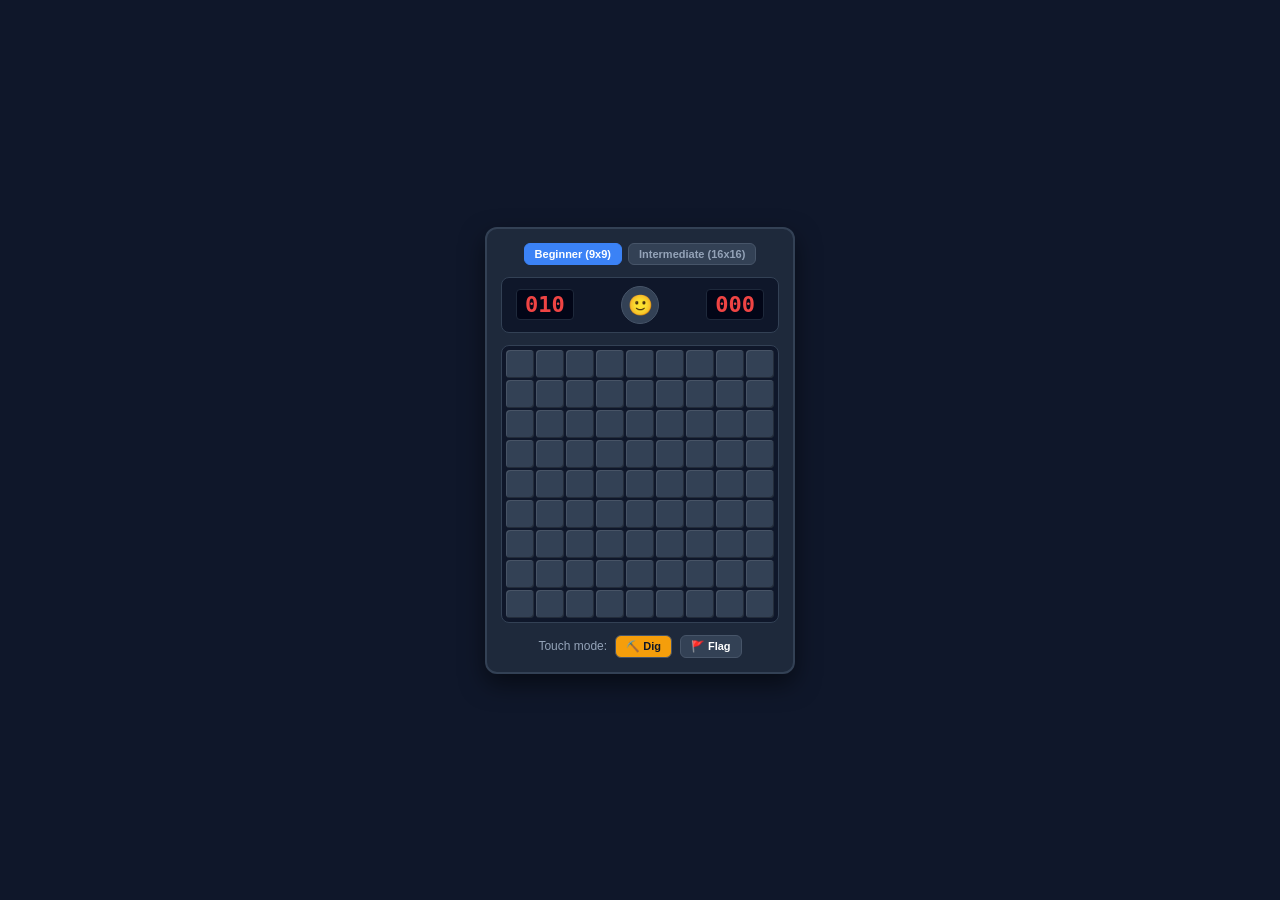
<file: games/minesweeper/index.html>
<!DOCTYPE html>
<html lang="en">
<head>
  <meta charset="UTF-8">
  <meta name="viewport" content="width=device-width, initial-scale=1.0, user-scalable=no">
  <title>Minesweeper Deluxe</title>
  <style>
    * { box-sizing: border-box; margin: 0; padding: 0; user-select: none; }
    body {
      background: #0f172a;
      color: #f1f5f9;
      font-family: -apple-system, BlinkMacSystemFont, "Segoe UI", Roboto, sans-serif;
      display: flex;
      flex-direction: column;
      align-items: center;
      justify-content: center;
      min-height: 100vh;
      padding: 12px;
      overflow: hidden;
    }
    .wrapper {
      background: #1e293b;
      border: 2px solid #334155;
      border-radius: 12px;
      padding: 14px;
      box-shadow: 0 10px 25px rgba(0,0,0,0.5);
      display: flex;
      flex-direction: column;
      align-items: center;
      gap: 12px;
    }
    .header-bar {
      width: 100%;
      background: #0f172a;
      border-radius: 8px;
      padding: 8px 14px;
      display: flex;
      justify-content: space-between;
      align-items: center;
      border: 1px solid #334155;
    }
    .counter {
      background: #020617;
      color: #ef4444;
      font-family: monospace;
      font-size: 22px;
      font-weight: 800;
      padding: 2px 8px;
      border-radius: 4px;
      border: 1px solid #1e293b;
      min-width: 54px;
      text-align: center;
    }
    .face-btn {
      background: #334155;
      border: 1px solid #475569;
      border-radius: 50%;
      width: 38px;
      height: 38px;
      font-size: 20px;
      display: flex;
      align-items: center;
      justify-content: center;
      cursor: pointer;
      transition: transform 0.1s;
    }
    .face-btn:active { transform: scale(0.92); }
    .difficulty-select {
      display: flex;
      gap: 6px;
    }
    .diff-btn {
      background: #334155;
      color: #94a3b8;
      border: 1px solid #475569;
      border-radius: 6px;
      padding: 4px 10px;
      font-size: 11px;
      font-weight: 600;
      cursor: pointer;
    }
    .diff-btn.active { background: #3b82f6; color: #fff; border-color: #3b82f6; }
    
    .grid {
      display: grid;
      gap: 2px;
      background: #0f172a;
      padding: 4px;
      border-radius: 8px;
      border: 1px solid #334155;
    }
    .cell {
      width: 28px;
      height: 28px;
      background: #334155;
      border-radius: 4px;
      display: flex;
      align-items: center;
      justify-content: center;
      font-size: 14px;
      font-weight: 800;
      cursor: pointer;
      box-shadow: inset 1px 1px 0 rgba(255,255,255,0.1), inset -1px -1px 0 rgba(0,0,0,0.3);
    }
    .cell.revealed {
      background: #1e293b;
      box-shadow: none;
      cursor: default;
    }
    .cell.mine { background: #ef4444; color: #fff; }
    .cell.flagged { color: #f59e0b; }
    
    .c-1 { color: #38bdf8; }
    .c-2 { color: #4ade80; }
    .c-3 { color: #f87171; }
    .c-4 { color: #c084fc; }
    .c-5 { color: #fbbf24; }
    
    .touch-toggle {
      display: flex;
      align-items: center;
      gap: 8px;
      font-size: 12px;
      color: #94a3b8;
      cursor: pointer;
    }
    .touch-btn {
      background: #334155;
      color: #fff;
      border: 1px solid #475569;
      border-radius: 6px;
      padding: 4px 10px;
      font-size: 11px;
      font-weight: 600;
      cursor: pointer;
    }
    .touch-btn.active {
      background: #f59e0b;
      color: #0f172a;
    }
  </style>
</head>
<body>
  <div class="wrapper">
    <div class="difficulty-select">
      <button class="diff-btn active" data-diff="easy">Beginner (9x9)</button>
      <button class="diff-btn" data-diff="medium">Intermediate (16x16)</button>
    </div>

    <div class="header-bar">
      <div class="counter" id="mineCount">010</div>
      <button class="face-btn" id="faceBtn">🙂</button>
      <div class="counter" id="timer">000</div>
    </div>

    <div class="grid" id="grid"></div>

    <div class="touch-toggle">
      <span>Touch mode:</span>
      <button class="touch-btn active" id="modeDig">⛏️ Dig</button>
      <button class="touch-btn" id="modeFlag">🚩 Flag</button>
    </div>
  </div>

  <script>
    const gridEl = document.getElementById('grid');
    const mineCountEl = document.getElementById('mineCount');
    const timerEl = document.getElementById('timer');
    const faceBtn = document.getElementById('faceBtn');
    const modeDig = document.getElementById('modeDig');
    const modeFlag = document.getElementById('modeFlag');

    let rows = 9;
    let cols = 9;
    let totalMines = 10;
    let board = [];
    let state = 'READY'; // READY, PLAYING, WON, LOST
    let timer = 0;
    let timerInterval = null;
    let touchMode = 'DIG'; // DIG or FLAG

    function initBoard() {
      state = 'READY';
      timer = 0;
      clearInterval(timerInterval);
      timerEl.innerText = '000';
      faceBtn.innerText = '🙂';
      mineCountEl.innerText = String(totalMines).padStart(3, '0');

      gridEl.style.gridTemplateColumns = `repeat(${cols}, 28px)`;
      gridEl.innerHTML = '';
      board = [];

      for (let r = 0; r < rows; r++) {
        board[r] = [];
        for (let c = 0; c < cols; c++) {
          const cell = {
            r, c,
            isMine: false,
            revealed: false,
            flagged: false,
            count: 0,
            el: document.createElement('div')
          };
          cell.el.className = 'cell';
          cell.el.addEventListener('click', () => onCellClick(r, c));
          cell.el.addEventListener('contextmenu', e => {
            e.preventDefault();
            toggleFlag(r, c);
          });
          gridEl.appendChild(cell.el);
          board[r][c] = cell;
        }
      }
    }

    function plantMines(safeR, safeC) {
      let planted = 0;
      while (planted < totalMines) {
        const r = Math.floor(Math.random() * rows);
        const c = Math.floor(Math.random() * cols);
        if (!board[r][c].isMine && !(Math.abs(r - safeR) <= 1 && Math.abs(c - safeC) <= 1)) {
          board[r][c].isMine = true;
          planted++;
        }
      }

      // Calculate neighbor counts
      for (let r = 0; r < rows; r++) {
        for (let c = 0; c < cols; c++) {
          if (board[r][c].isMine) continue;
          let cnt = 0;
          for (let dr = -1; dr <= 1; dr++) {
            for (let dc = -1; dc <= 1; dc++) {
              const nr = r + dr;
              const nc = c + dc;
              if (nr >= 0 && nr < rows && nc >= 0 && nc < cols && board[nr][nc].isMine) cnt++;
            }
          }
          board[r][c].count = cnt;
        }
      }
    }

    function startTimer() {
      clearInterval(timerInterval);
      timerInterval = setInterval(() => {
        timer++;
        if (timer <= 999) {
          timerEl.innerText = String(timer).padStart(3, '0');
        }
      }, 1000);
    }

    function onCellClick(r, c) {
      if (state === 'WON' || state === 'LOST') return;
      if (touchMode === 'FLAG') {
        toggleFlag(r, c);
        return;
      }

      const cell = board[r][c];
      if (cell.flagged || cell.revealed) return;

      if (state === 'READY') {
        state = 'PLAYING';
        plantMines(r, c);
        startTimer();
      }

      if (cell.isMine) {
        gameOver(false);
        return;
      }

      reveal(r, c);
      checkWin();
    }

    function toggleFlag(r, c) {
      if (state === 'WON' || state === 'LOST') return;
      const cell = board[r][c];
      if (cell.revealed) return;

      cell.flagged = !cell.flagged;
      cell.el.classList.toggle('flagged', cell.flagged);
      cell.el.innerText = cell.flagged ? '🚩' : '';

      const flaggedCount = board.flat().filter(cell => cell.flagged).length;
      mineCountEl.innerText = String(Math.max(0, totalMines - flaggedCount)).padStart(3, '0');
    }

    function reveal(r, c) {
      const cell = board[r][c];
      if (cell.revealed || cell.flagged) return;

      cell.revealed = true;
      cell.el.classList.add('revealed');

      if (cell.count > 0) {
        cell.el.innerText = cell.count;
        cell.el.classList.add(`c-${cell.count}`);
      } else {
        // Cascade empty cells
        for (let dr = -1; dr <= 1; dr++) {
          for (let dc = -1; dc <= 1; dc++) {
            const nr = r + dr;
            const nc = c + dc;
            if (nr >= 0 && nr < rows && nc >= 0 && nc < cols) {
              reveal(nr, nc);
            }
          }
        }
      }
    }

    function checkWin() {
      let unrevealedSafe = 0;
      for (let r = 0; r < rows; r++) {
        for (let c = 0; c < cols; c++) {
          if (!board[r][c].isMine && !board[r][c].revealed) unrevealedSafe++;
        }
      }
      if (unrevealedSafe === 0) {
        gameOver(true);
      }
    }

    function gameOver(won) {
      state = won ? 'WON' : 'LOST';
      clearInterval(timerInterval);
      faceBtn.innerText = won ? '😎' : '😵';

      // reveal all mines
      board.flat().forEach(cell => {
        if (cell.isMine) {
          cell.el.innerText = '💣';
          cell.el.classList.add('mine');
        }
      });
    }

    faceBtn.addEventListener('click', initBoard);

    document.querySelectorAll('.diff-btn').forEach(btn => {
      btn.addEventListener('click', () => {
        document.querySelectorAll('.diff-btn').forEach(b => b.classList.remove('active'));
        btn.classList.add('active');
        if (btn.dataset.diff === 'easy') {
          rows = 9; cols = 9; totalMines = 10;
        } else {
          rows = 14; cols = 14; totalMines = 28;
        }
        initBoard();
      });
    });

    modeDig.addEventListener('click', () => {
      touchMode = 'DIG';
      modeDig.classList.add('active');
      modeFlag.classList.remove('active');
    });

    modeFlag.addEventListener('click', () => {
      touchMode = 'FLAG';
      modeFlag.classList.add('active');
      modeDig.classList.remove('active');
    });

    initBoard();
  </script>
</body>
</html>
</file>
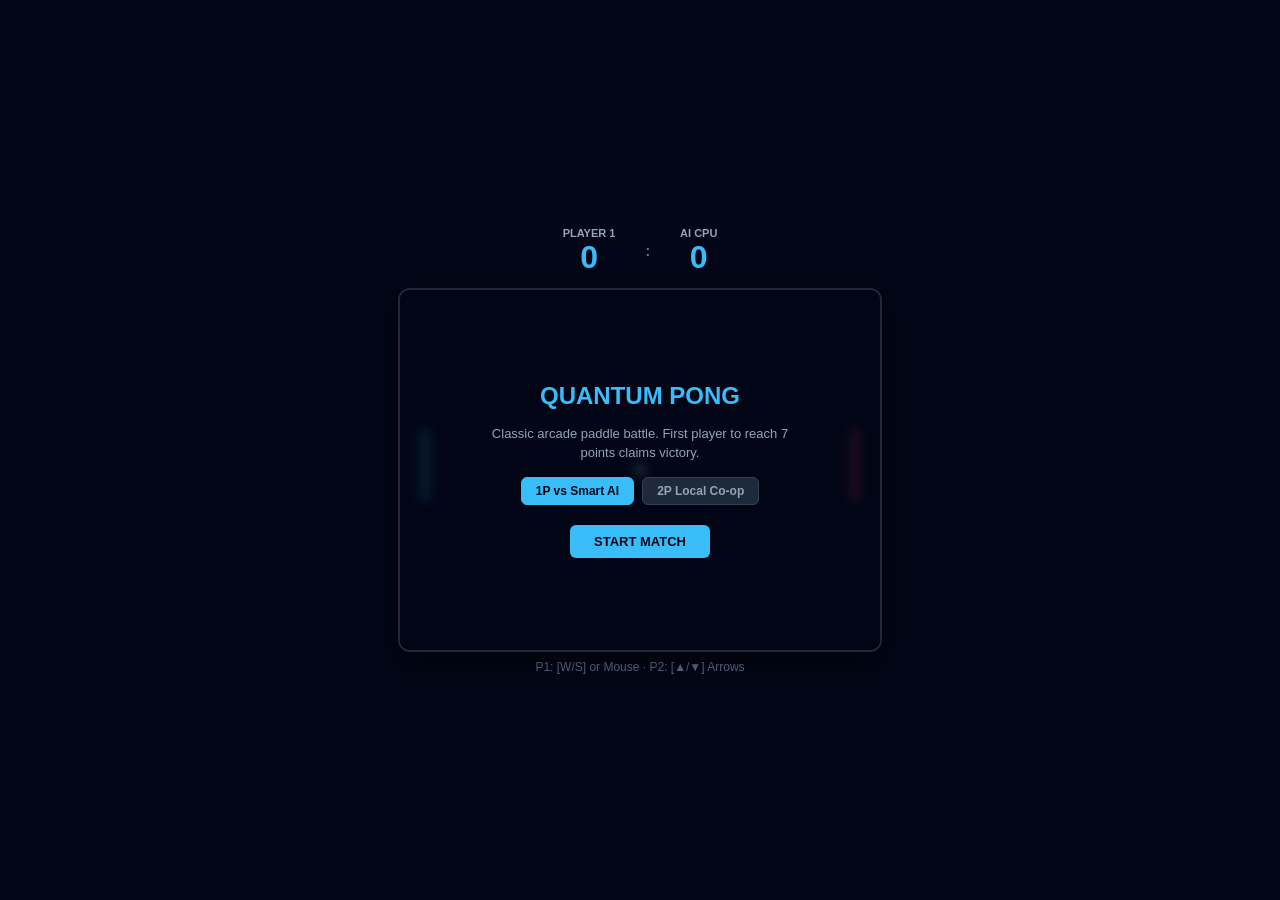
<file: games/pong/index.html>
<!DOCTYPE html>
<html lang="en">
<head>
  <meta charset="UTF-8">
  <meta name="viewport" content="width=device-width, initial-scale=1.0, user-scalable=no">
  <title>Quantum Pong</title>
  <style>
    * { box-sizing: border-box; margin: 0; padding: 0; user-select: none; }
    body {
      background: #020617;
      color: #f8fafc;
      font-family: -apple-system, BlinkMacSystemFont, "Segoe UI", Roboto, sans-serif;
      display: flex;
      flex-direction: column;
      align-items: center;
      justify-content: center;
      min-height: 100vh;
      overflow: hidden;
      padding: 10px;
    }
    .hud {
      display: flex;
      gap: 30px;
      align-items: center;
      margin-bottom: 12px;
      font-variant-numeric: tabular-nums;
    }
    .score-block {
      display: flex;
      flex-direction: column;
      align-items: center;
    }
    .score-name { font-size: 11px; color: #94a3b8; font-weight: 600; text-transform: uppercase; }
    .score-num { font-size: 32px; font-weight: 800; color: #38bdf8; }
    .vs { font-size: 14px; font-weight: 700; color: #64748b; }
    .game-box {
      position: relative;
      background: #020617;
      border: 2px solid #1e293b;
      border-radius: 12px;
      box-shadow: 0 10px 30px rgba(0,0,0,0.6);
      overflow: hidden;
    }
    canvas { display: block; }
    .overlay {
      position: absolute;
      inset: 0;
      background: rgba(2, 6, 23, 0.9);
      backdrop-filter: blur(4px);
      display: flex;
      flex-direction: column;
      align-items: center;
      justify-content: center;
      gap: 14px;
      text-align: center;
      padding: 20px;
    }
    .overlay.hidden { display: none; }
    .overlay h2 { font-size: 24px; font-weight: 800; color: #38bdf8; }
    .overlay p { font-size: 13px; color: #94a3b8; max-width: 320px; line-height: 1.5; }
    .mode-select {
      display: flex;
      gap: 8px;
      margin-bottom: 6px;
    }
    .mode-btn {
      background: #1e293b;
      color: #94a3b8;
      border: 1px solid #334155;
      padding: 6px 14px;
      border-radius: 6px;
      font-size: 12px;
      font-weight: 600;
      cursor: pointer;
    }
    .mode-btn.active {
      background: #38bdf8;
      color: #020617;
      border-color: #38bdf8;
    }
    .btn {
      background: #38bdf8;
      color: #020617;
      border: none;
      padding: 9px 24px;
      font-size: 13px;
      font-weight: 700;
      border-radius: 6px;
      cursor: pointer;
    }
    .hint { margin-top: 8px; font-size: 12px; color: #64748b; }
  </style>
</head>
<body>
  <div class="hud">
    <div class="score-block">
      <span class="score-name" id="p1Label">Player 1</span>
      <span class="score-num" id="p1Score">0</span>
    </div>
    <span class="vs">:</span>
    <div class="score-block">
      <span class="score-name" id="p2Label">AI CPU</span>
      <span class="score-num" id="p2Score">0</span>
    </div>
  </div>

  <div class="game-box">
    <canvas id="cv" width="480" height="360"></canvas>

    <div id="startOverlay" class="overlay">
      <h2>QUANTUM PONG</h2>
      <p>Classic arcade paddle battle. First player to reach 7 points claims victory.</p>
      
      <div class="mode-select">
        <button class="mode-btn active" data-mode="1p">1P vs Smart AI</button>
        <button class="mode-btn" data-mode="2p">2P Local Co-op</button>
      </div>

      <button class="btn" id="startBtn">START MATCH</button>
    </div>

    <div id="endOverlay" class="overlay hidden">
      <h2 id="endTitle" style="color: #38bdf8;">MATCH WON!</h2>
      <p id="endDesc">Player 1 took the championship.</p>
      <button class="btn" id="restartBtn">PLAY AGAIN</button>
    </div>
  </div>

  <div class="hint" id="controlsHint">P1: [W/S] or Mouse · P2: [▲/▼] Arrows</div>

  <script>
    const canvas = document.getElementById('cv');
    const ctx = canvas.getContext('2d');
    const p1ScoreEl = document.getElementById('p1Score');
    const p2ScoreEl = document.getElementById('p2Score');
    const p2Label = document.getElementById('p2Label');
    const startOverlay = document.getElementById('startOverlay');
    const endOverlay = document.getElementById('endOverlay');
    const endTitle = document.getElementById('endTitle');
    const endDesc = document.getElementById('endDesc');
    const controlsHint = document.getElementById('controlsHint');

    let audioCtx = null;
    function beep(freq, type = 'sine', dur = 0.08) {
      try {
        if (!audioCtx) audioCtx = new (window.AudioContext || window.webkitAudioContext)();
        if (audioCtx.state === 'suspended') audioCtx.resume();
        const osc = audioCtx.createOscillator();
        const g = audioCtx.createGain();
        osc.type = type;
        osc.frequency.setValueAtTime(freq, audioCtx.currentTime);
        g.gain.setValueAtTime(0.1, audioCtx.currentTime);
        g.gain.exponentialRampToValueAtTime(0.001, audioCtx.currentTime + dur);
        osc.connect(g);
        g.connect(audioCtx.destination);
        osc.start();
        osc.stop(audioCtx.currentTime + dur);
      } catch (e) {}
    }

    let mode = '1p'; // '1p' or '2p'
    let isPlaying = false;
    let p1Score = 0;
    let p2Score = 0;
    const WIN_SCORE = 7;

    const p1 = { x: 20, y: 140, w: 10, h: 70, speed: 6 };
    const p2 = { x: 450, y: 140, w: 10, h: 70, speed: 5.2 };
    const ball = { x: 240, y: 180, r: 6, vx: 5, vy: 3 };

    const keys = {};
    window.addEventListener('keydown', e => keys[e.key] = true);
    window.addEventListener('keyup', e => keys[e.key] = false);

    canvas.addEventListener('mousemove', e => {
      const rect = canvas.getBoundingClientRect();
      const mouseY = e.clientY - rect.top;
      p1.y = Math.max(0, Math.min(canvas.height - p1.h, mouseY - p1.h / 2));
    });

    document.querySelectorAll('.mode-btn').forEach(btn => {
      btn.addEventListener('click', () => {
        document.querySelectorAll('.mode-btn').forEach(b => b.classList.remove('active'));
        btn.classList.add('active');
        mode = btn.dataset.mode;
        p2Label.innerText = mode === '1p' ? 'AI CPU' : 'Player 2';
      });
    });

    function resetBall(direction = 1) {
      ball.x = canvas.width / 2;
      ball.y = canvas.height / 2;
      const angle = (Math.random() - 0.5) * (Math.PI / 4);
      const speed = 5;
      ball.vx = direction * speed * Math.cos(angle);
      ball.vy = speed * Math.sin(angle);
    }

    function startGame() {
      p1Score = 0;
      p2Score = 0;
      p1ScoreEl.innerText = '0';
      p2ScoreEl.innerText = '0';
      resetBall(Math.random() > 0.5 ? 1 : -1);
      startOverlay.classList.add('hidden');
      endOverlay.classList.add('hidden');
      isPlaying = true;
      requestAnimationFrame(loop);
    }

    function loop() {
      if (!isPlaying) return;

      // P1 Keyboard
      if ((keys['w'] || keys['W']) && p1.y > 0) p1.y -= p1.speed;
      if ((keys['s'] || keys['S']) && p1.y + p1.h < canvas.height) p1.y += p1.speed;

      // P2 Controller
      if (mode === '2p') {
        if (keys['ArrowUp'] && p2.y > 0) p2.y -= p2.speed;
        if (keys['ArrowDown'] && p2.y + p2.h < canvas.height) p2.y += p2.speed;
      } else {
        // AI Tracking with small lag
        const targetY = ball.y - p2.h / 2;
        if (p2.y < targetY - 4) p2.y += p2.speed;
        else if (p2.y > targetY + 4) p2.y -= p2.speed;
        p2.y = Math.max(0, Math.min(canvas.height - p2.h, p2.y));
      }

      // Ball Physics
      ball.x += ball.vx;
      ball.y += ball.vy;

      // Top / Bottom wall bounce
      if (ball.y - ball.r <= 0) {
        ball.y = ball.r;
        ball.vy *= -1;
        beep(360, 'sine', 0.05);
      } else if (ball.y + ball.r >= canvas.height) {
        ball.y = canvas.height - ball.r;
        ball.vy *= -1;
        beep(360, 'sine', 0.05);
      }

      // P1 Paddle Collision
      if (
        ball.x - ball.r <= p1.x + p1.w &&
        ball.x + ball.r >= p1.x &&
        ball.y >= p1.y &&
        ball.y <= p1.y + p1.h &&
        ball.vx < 0
      ) {
        const offset = (ball.y - (p1.y + p1.h / 2)) / (p1.h / 2);
        const speed = Math.min(10, Math.sqrt(ball.vx * ball.vx + ball.vy * ball.vy) * 1.05);
        const angle = offset * (Math.PI / 3);
        ball.vx = Math.abs(speed * Math.cos(angle));
        ball.vy = speed * Math.sin(angle);
        beep(480, 'square', 0.06);
      }

      // P2 Paddle Collision
      if (
        ball.x + ball.r >= p2.x &&
        ball.x - ball.r <= p2.x + p2.w &&
        ball.y >= p2.y &&
        ball.y <= p2.y + p2.h &&
        ball.vx > 0
      ) {
        const offset = (ball.y - (p2.y + p2.h / 2)) / (p2.h / 2);
        const speed = Math.min(10, Math.sqrt(ball.vx * ball.vx + ball.vy * ball.vy) * 1.05);
        const angle = offset * (Math.PI / 3);
        ball.vx = -Math.abs(speed * Math.cos(angle));
        ball.vy = speed * Math.sin(angle);
        beep(440, 'square', 0.06);
      }

      // Scoring
      if (ball.x < -10) {
        p2Score++;
        p2ScoreEl.innerText = p2Score;
        beep(220, 'sawtooth', 0.2);
        if (p2Score >= WIN_SCORE) {
          endGame(mode === '1p' ? 'AI CPU Wins!' : 'Player 2 Wins!');
          return;
        }
        resetBall(1);
      } else if (ball.x > canvas.width + 10) {
        p1Score++;
        p1ScoreEl.innerText = p1Score;
        beep(660, 'sine', 0.2);
        if (p1Score >= WIN_SCORE) {
          endGame('Player 1 Wins!');
          return;
        }
        resetBall(-1);
      }

      render();
      requestAnimationFrame(loop);
    }

    function endGame(winner) {
      isPlaying = false;
      endTitle.innerText = winner;
      endDesc.innerText = `Final Score: ${p1Score} - ${p2Score}`;
      endOverlay.classList.remove('hidden');
    }

    function render() {
      ctx.fillStyle = '#020617';
      ctx.fillRect(0, 0, canvas.width, canvas.height);

      // Center divider
      ctx.strokeStyle = '#1e293b';
      ctx.lineWidth = 2;
      ctx.setLineDash([6, 6]);
      ctx.beginPath();
      ctx.moveTo(canvas.width / 2, 0);
      ctx.lineTo(canvas.width / 2, canvas.height);
      ctx.stroke();
      ctx.setLineDash([]);

      // P1 Paddle
      ctx.fillStyle = '#38bdf8';
      ctx.shadowColor = '#38bdf8';
      ctx.shadowBlur = 8;
      ctx.fillRect(p1.x, p1.y, p1.w, p1.h);

      // P2 Paddle
      ctx.fillStyle = '#f43f5e';
      ctx.shadowColor = '#f43f5e';
      ctx.fillRect(p2.x, p2.y, p2.w, p2.h);

      // Ball
      ctx.fillStyle = '#f8fafc';
      ctx.shadowColor = '#f8fafc';
      ctx.shadowBlur = 10;
      ctx.beginPath();
      ctx.arc(ball.x, ball.y, ball.r, 0, Math.PI * 2);
      ctx.fill();
      ctx.shadowBlur = 0;
    }

    document.getElementById('startBtn').addEventListener('click', startGame);
    document.getElementById('restartBtn').addEventListener('click', startGame);

    render();
  </script>
</body>
</html>
</file>
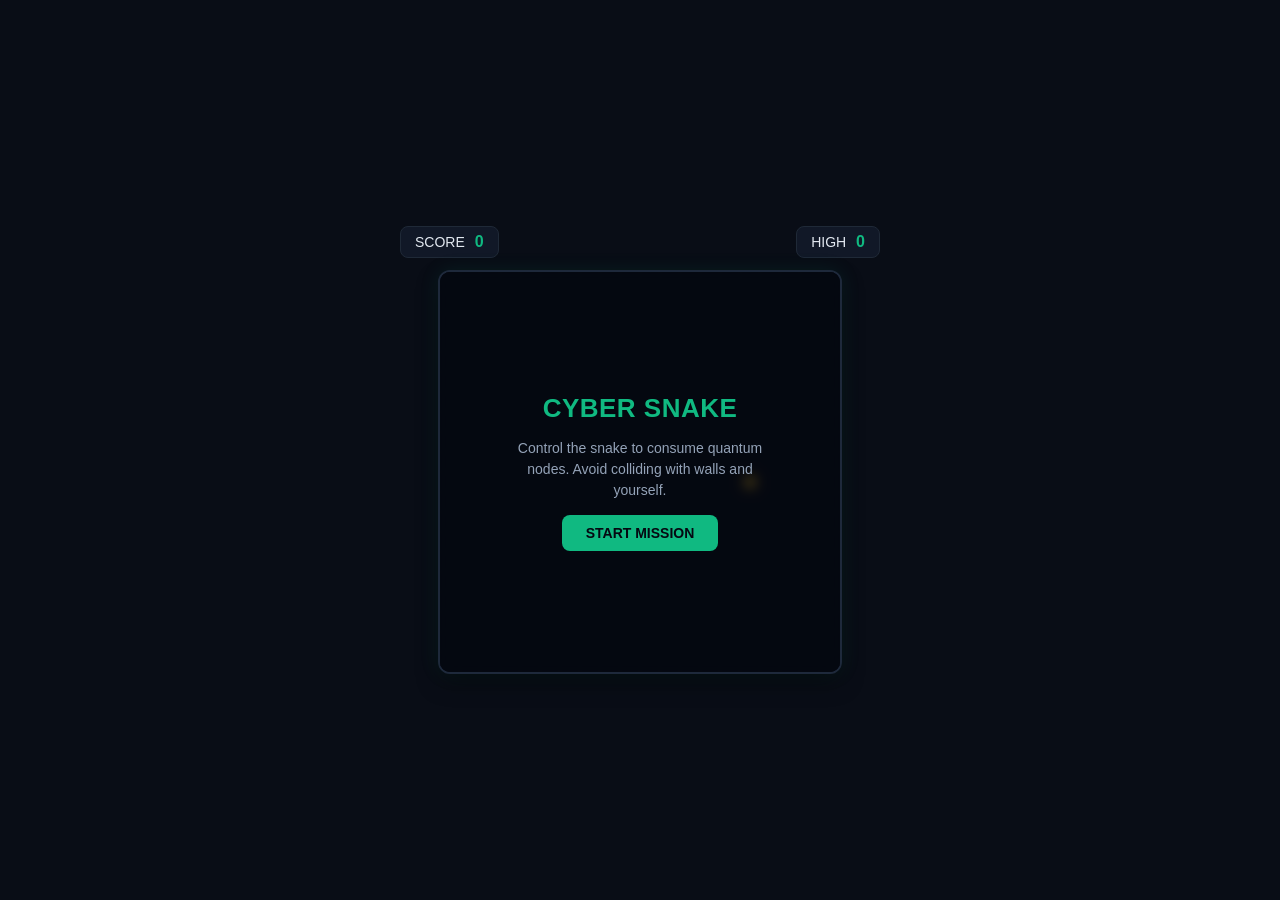
<file: games/snake/index.html>
<!DOCTYPE html>
<html lang="en">
<head>
  <meta charset="UTF-8">
  <meta name="viewport" content="width=device-width, initial-scale=1.0, user-scalable=no">
  <title>Cyber Snake Arcade</title>
  <style>
    * { box-sizing: border-box; margin: 0; padding: 0; user-select: none; }
    body {
      background: #090d16;
      color: #e2e8f0;
      font-family: -apple-system, BlinkMacSystemFont, "Segoe UI", Roboto, sans-serif;
      display: flex;
      flex-direction: column;
      align-items: center;
      justify-content: center;
      min-height: 100vh;
      overflow: hidden;
      padding: 12px;
    }
    .header {
      display: flex;
      justify-content: space-between;
      align-items: center;
      width: 100%;
      max-width: 480px;
      margin-bottom: 12px;
    }
    .score-box {
      background: #111827;
      border: 1px solid #1f2937;
      border-radius: 8px;
      padding: 6px 14px;
      font-size: 14px;
      font-variant-numeric: tabular-nums;
    }
    .score-val {
      color: #10b981;
      font-weight: 700;
      font-size: 16px;
      margin-left: 6px;
    }
    .canvas-wrapper {
      position: relative;
      background: #0b1120;
      border: 2px solid #1e293b;
      border-radius: 12px;
      box-shadow: 0 10px 25px -5px rgba(0,0,0,0.5), 0 0 20px rgba(16, 185, 129, 0.1);
      overflow: hidden;
    }
    canvas {
      display: block;
      background: #050811;
    }
    .overlay {
      position: absolute;
      inset: 0;
      background: rgba(5, 8, 17, 0.88);
      backdrop-filter: blur(4px);
      display: flex;
      flex-direction: column;
      align-items: center;
      justify-content: center;
      gap: 14px;
      text-align: center;
      padding: 20px;
    }
    .overlay.hidden { display: none; }
    .overlay h2 {
      font-size: 26px;
      font-weight: 800;
      color: #10b981;
      letter-spacing: 0.5px;
    }
    .overlay p {
      font-size: 14px;
      color: #94a3b8;
      max-width: 280px;
      line-height: 1.5;
    }
    .btn {
      background: #10b981;
      color: #050811;
      border: none;
      padding: 10px 24px;
      font-size: 14px;
      font-weight: 700;
      border-radius: 8px;
      cursor: pointer;
      transition: transform 0.1s, background 0.15s;
    }
    .btn:hover { background: #34d399; transform: scale(1.02); }
    .btn:active { transform: scale(0.98); }
    .d-pad {
      display: grid;
      grid-template-columns: repeat(3, 48px);
      grid-template-rows: repeat(2, 44px);
      gap: 6px;
      margin-top: 14px;
    }
    .d-btn {
      background: #1e293b;
      border: 1px solid #334155;
      color: #e2e8f0;
      border-radius: 8px;
      display: flex;
      align-items: center;
      justify-content: center;
      font-size: 18px;
      cursor: pointer;
    }
    .d-btn:active { background: #10b981; color: #050811; }
    .d-up { grid-column: 2; grid-row: 1; }
    .d-left { grid-column: 1; grid-row: 2; }
    .d-down { grid-column: 2; grid-row: 2; }
    .d-right { grid-column: 3; grid-row: 2; }
    @media (min-width: 640px) {
      .d-pad { display: none; }
    }
  </style>
</head>
<body>
  <div class="header">
    <div class="score-box">SCORE <span class="score-val" id="score">0</span></div>
    <div class="score-box">HIGH <span class="score-val" id="highScore">0</span></div>
  </div>

  <div class="canvas-wrapper">
    <canvas id="gameCanvas" width="400" height="400"></canvas>
    
    <div id="startOverlay" class="overlay">
      <h2>CYBER SNAKE</h2>
      <p>Control the snake to consume quantum nodes. Avoid colliding with walls and yourself.</p>
      <button class="btn" id="startBtn">START MISSION</button>
    </div>

    <div id="gameOverOverlay" class="overlay hidden">
      <h2 style="color: #ef4444;">SIGNAL LOST</h2>
      <p id="finalScoreMsg">Your score: 0</p>
      <button class="btn" id="restartBtn">RETRY MISSION</button>
    </div>
  </div>

  <div class="d-pad">
    <button class="d-btn d-up" data-dir="UP">▲</button>
    <button class="d-btn d-left" data-dir="LEFT">◀</button>
    <button class="d-btn d-down" data-dir="DOWN">▼</button>
    <button class="d-btn d-right" data-dir="RIGHT">▶</button>
  </div>

  <script>
    const canvas = document.getElementById('gameCanvas');
    const ctx = canvas.getContext('2d');
    const scoreEl = document.getElementById('score');
    const highScoreEl = document.getElementById('highScore');
    const startOverlay = document.getElementById('startOverlay');
    const gameOverOverlay = document.getElementById('gameOverOverlay');
    const finalScoreMsg = document.getElementById('finalScoreMsg');

    const GRID = 20;
    const COLS = canvas.width / GRID;
    const ROWS = canvas.height / GRID;

    let snake = [];
    let dir = { x: 1, y: 0 };
    let nextDir = { x: 1, y: 0 };
    let food = { x: 15, y: 10 };
    let score = 0;
    let highScore = parseInt(localStorage.getItem('snake_highscore') || '0', 10);
    highScoreEl.innerText = highScore;
    let gameLoop = null;
    let isPlaying = false;
    let speed = 110;

    // Web Audio synthesizer
    let audioCtx = null;
    function playTone(freq, type, duration) {
      try {
        if (!audioCtx) audioCtx = new (window.AudioContext || window.webkitAudioContext)();
        if (audioCtx.state === 'suspended') audioCtx.resume();
        const osc = audioCtx.createOscillator();
        const gain = audioCtx.createGain();
        osc.type = type;
        osc.frequency.setValueAtTime(freq, audioCtx.currentTime);
        gain.gain.setValueAtTime(0.12, audioCtx.currentTime);
        gain.gain.exponentialRampToValueAtTime(0.001, audioCtx.currentTime + duration);
        osc.connect(gain);
        gain.connect(audioCtx.destination);
        osc.start();
        osc.stop(audioCtx.currentTime + duration);
      } catch (e) {}
    }

    function initGame() {
      snake = [
        { x: 6, y: 10 },
        { x: 5, y: 10 },
        { x: 4, y: 10 }
      ];
      dir = { x: 1, y: 0 };
      nextDir = { x: 1, y: 0 };
      score = 0;
      speed = 110;
      scoreEl.innerText = '0';
      spawnFood();
      startOverlay.classList.add('hidden');
      gameOverOverlay.classList.add('hidden');
      isPlaying = true;
      clearInterval(gameLoop);
      gameLoop = setInterval(step, speed);
      draw();
    }

    function spawnFood() {
      let valid = false;
      while (!valid) {
        food = {
          x: Math.floor(Math.random() * COLS),
          y: Math.floor(Math.random() * ROWS)
        };
        valid = !snake.some(segment => segment.x === food.x && segment.y === food.y);
      }
    }

    function setDirection(newDir) {
      if (!isPlaying) return;
      if (newDir.x === -dir.x && newDir.y === -dir.y) return;
      nextDir = newDir;
    }

    function step() {
      dir = nextDir;
      const head = { x: snake[0].x + dir.x, y: snake[0].y + dir.y };

      // Wall collision
      if (head.x < 0 || head.x >= COLS || head.y < 0 || head.y >= ROWS) {
        gameOver();
        return;
      }

      // Self collision
      if (snake.some(seg => seg.x === head.x && seg.y === head.y)) {
        gameOver();
        return;
      }

      snake.unshift(head);

      // Eat food
      if (head.x === food.x && head.y === food.y) {
        score += 10;
        scoreEl.innerText = score;
        playTone(660, 'sine', 0.12);
        if (score > highScore) {
          highScore = score;
          highScoreEl.innerText = highScore;
          localStorage.setItem('snake_highscore', highScore);
        }
        spawnFood();
        // Speed scaling
        if (speed > 60 && score % 40 === 0) {
          speed -= 4;
          clearInterval(gameLoop);
          gameLoop = setInterval(step, speed);
        }
      } else {
        snake.pop();
      }

      draw();
    }

    function gameOver() {
      isPlaying = false;
      clearInterval(gameLoop);
      playTone(180, 'sawtooth', 0.35);
      finalScoreMsg.innerText = `Final Score: ${score} · High Score: ${highScore}`;
      gameOverOverlay.classList.remove('hidden');
    }

    function draw() {
      // Clear
      ctx.fillStyle = '#050811';
      ctx.fillRect(0, 0, canvas.width, canvas.height);

      // Grid lines
      ctx.strokeStyle = 'rgba(255, 255, 255, 0.03)';
      ctx.lineWidth = 1;
      for (let x = 0; x <= canvas.width; x += GRID) {
        ctx.beginPath();
        ctx.moveTo(x, 0);
        ctx.lineTo(x, canvas.height);
        ctx.stroke();
      }
      for (let y = 0; y <= canvas.height; y += GRID) {
        ctx.beginPath();
        ctx.moveTo(0, y);
        ctx.lineTo(canvas.width, y);
        ctx.stroke();
      }

      // Food
      ctx.save();
      ctx.shadowColor = '#f59e0b';
      ctx.shadowBlur = 12;
      ctx.fillStyle = '#fbbf24';
      ctx.beginPath();
      ctx.arc(food.x * GRID + GRID / 2, food.y * GRID + GRID / 2, GRID / 2.6, 0, Math.PI * 2);
      ctx.fill();
      ctx.restore();

      // Snake
      snake.forEach((segment, i) => {
        ctx.save();
        if (i === 0) {
          ctx.shadowColor = '#10b981';
          ctx.shadowBlur = 10;
          ctx.fillStyle = '#34d399';
        } else {
          ctx.fillStyle = '#10b981';
        }
        ctx.beginPath();
        ctx.roundRect(segment.x * GRID + 1, segment.y * GRID + 1, GRID - 2, GRID - 2, 4);
        ctx.fill();

        // Eyes on head
        if (i === 0) {
          ctx.fillStyle = '#050811';
          const cx = segment.x * GRID + GRID / 2;
          const cy = segment.y * GRID + GRID / 2;
          ctx.beginPath();
          ctx.arc(cx + (dir.x !== 0 ? 0 : 3), cy + (dir.y !== 0 ? 0 : 3), 2, 0, Math.PI * 2);
          ctx.arc(cx - (dir.x !== 0 ? 0 : 3), cy - (dir.y !== 0 ? 0 : 3), 2, 0, Math.PI * 2);
          ctx.fill();
        }
        ctx.restore();
      });
    }

    // Keyboard controls
    window.addEventListener('keydown', (e) => {
      switch (e.key) {
        case 'ArrowUp':
        case 'w':
        case 'W':
          setDirection({ x: 0, y: -1 });
          break;
        case 'ArrowDown':
        case 's':
        case 'S':
          setDirection({ x: 0, y: 1 });
          break;
        case 'ArrowLeft':
        case 'a':
        case 'A':
          setDirection({ x: -1, y: 0 });
          break;
        case 'ArrowRight':
        case 'd':
        case 'D':
          setDirection({ x: 1, y: 0 });
          break;
        case ' ':
          if (!isPlaying && !startOverlay.classList.contains('hidden')) initGame();
          else if (!isPlaying && !gameOverOverlay.classList.contains('hidden')) initGame();
          break;
      }
    });

    // Touch D-Pad
    document.querySelectorAll('.d-btn').forEach(btn => {
      btn.addEventListener('click', () => {
        const d = btn.dataset.dir;
        if (d === 'UP') setDirection({ x: 0, y: -1 });
        if (d === 'DOWN') setDirection({ x: 0, y: 1 });
        if (d === 'LEFT') setDirection({ x: -1, y: 0 });
        if (d === 'RIGHT') setDirection({ x: 1, y: 0 });
      });
    });

    document.getElementById('startBtn').addEventListener('click', initGame);
    document.getElementById('restartBtn').addEventListener('click', initGame);

    draw();
  </script>
</body>
</html>
</file>
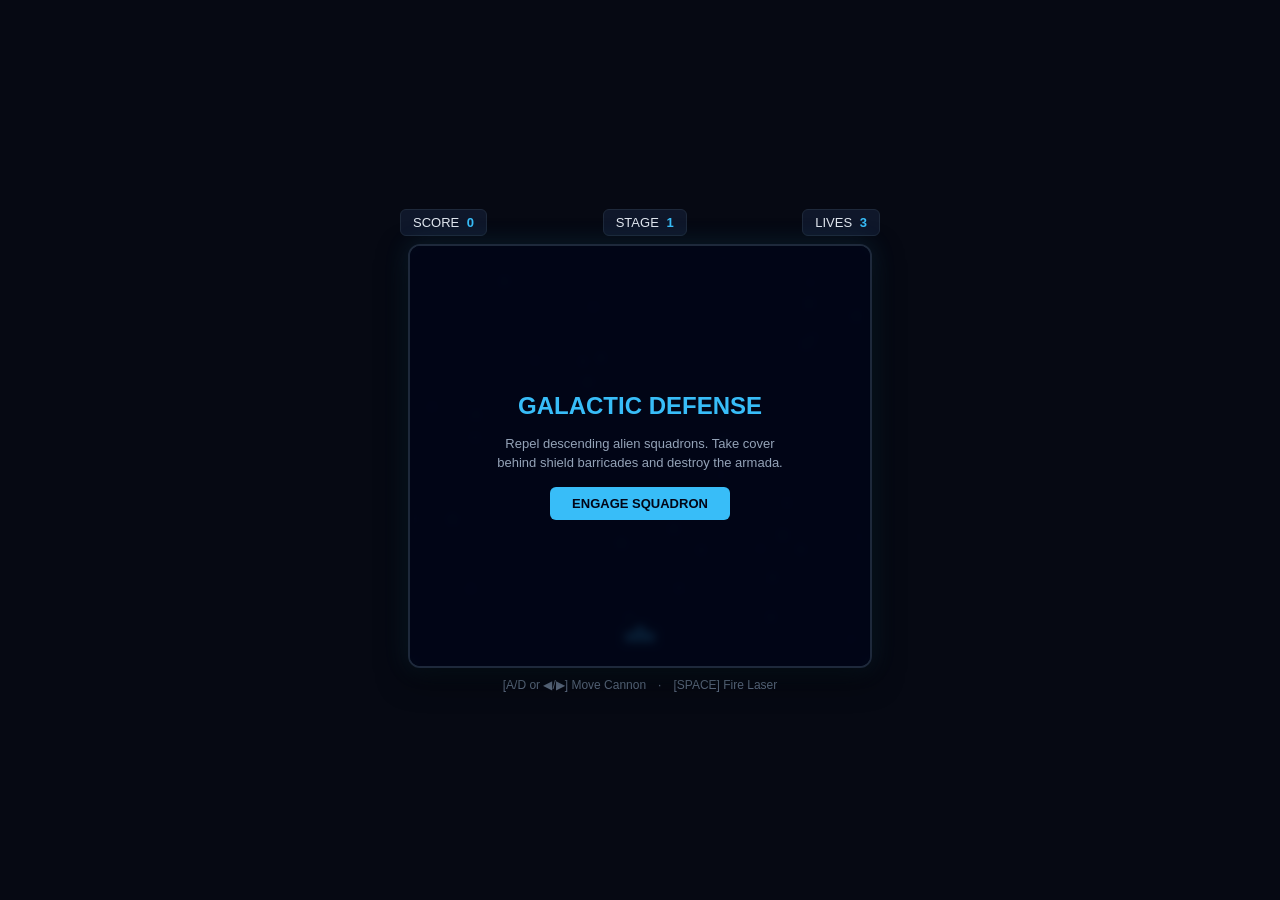
<file: games/space-invaders/index.html>
<!DOCTYPE html>
<html lang="en">
<head>
  <meta charset="UTF-8">
  <meta name="viewport" content="width=device-width, initial-scale=1.0, user-scalable=no">
  <title>Galactic Defense 1984</title>
  <style>
    * { box-sizing: border-box; margin: 0; padding: 0; user-select: none; }
    body {
      background: #060913;
      color: #e2e8f0;
      font-family: -apple-system, BlinkMacSystemFont, "Segoe UI", Roboto, sans-serif;
      display: flex;
      flex-direction: column;
      align-items: center;
      justify-content: center;
      min-height: 100vh;
      overflow: hidden;
      padding: 10px;
    }
    .hud {
      width: 100%;
      max-width: 480px;
      display: flex;
      justify-content: space-between;
      align-items: center;
      margin-bottom: 8px;
      font-size: 13px;
      font-variant-numeric: tabular-nums;
    }
    .hud-stat {
      background: #0f172a;
      border: 1px solid #1e293b;
      padding: 5px 12px;
      border-radius: 6px;
    }
    .hud-val { font-weight: 700; color: #38bdf8; margin-left: 4px; }
    .game-box {
      position: relative;
      background: #020617;
      border: 2px solid #1e293b;
      border-radius: 12px;
      box-shadow: 0 10px 30px rgba(0,0,0,0.6), 0 0 25px rgba(56, 189, 248, 0.15);
      overflow: hidden;
    }
    canvas { display: block; }
    .overlay {
      position: absolute;
      inset: 0;
      background: rgba(2, 6, 23, 0.88);
      backdrop-filter: blur(4px);
      display: flex;
      flex-direction: column;
      align-items: center;
      justify-content: center;
      gap: 14px;
      text-align: center;
      padding: 20px;
    }
    .overlay.hidden { display: none; }
    .overlay h2 { font-size: 24px; font-weight: 800; color: #38bdf8; }
    .overlay p { font-size: 13px; color: #94a3b8; max-width: 300px; line-height: 1.5; }
    .btn {
      background: #38bdf8;
      color: #020617;
      border: none;
      padding: 9px 22px;
      font-size: 13px;
      font-weight: 700;
      border-radius: 6px;
      cursor: pointer;
    }
    .btn:hover { background: #7dd3fc; }
    .controls-hint {
      margin-top: 10px;
      display: flex;
      gap: 12px;
      color: #64748b;
      font-size: 12px;
    }
    .mobile-controls {
      display: flex;
      gap: 16px;
      margin-top: 10px;
      width: 100%;
      max-width: 480px;
      justify-content: space-between;
    }
    .m-btn {
      background: #1e293b;
      color: #fff;
      border: 1px solid #334155;
      padding: 12px 24px;
      border-radius: 8px;
      font-weight: 700;
      font-size: 14px;
      cursor: pointer;
    }
    .m-btn:active { background: #38bdf8; color: #020617; }
    @media (min-width: 640px) {
      .mobile-controls { display: none; }
    }
  </style>
</head>
<body>
  <div class="hud">
    <div class="hud-stat">SCORE <span class="hud-val" id="scoreEl">0</span></div>
    <div class="hud-stat">STAGE <span class="hud-val" id="stageEl">1</span></div>
    <div class="hud-stat">LIVES <span class="hud-val" id="livesEl">3</span></div>
  </div>

  <div class="game-box">
    <canvas id="cv" width="460" height="420"></canvas>

    <div id="startOverlay" class="overlay">
      <h2>GALACTIC DEFENSE</h2>
      <p>Repel descending alien squadrons. Take cover behind shield barricades and destroy the armada.</p>
      <button class="btn" id="startBtn">ENGAGE SQUADRON</button>
    </div>

    <div id="endOverlay" class="overlay hidden">
      <h2 id="endTitle" style="color: #ef4444;">MISSION FAILED</h2>
      <p id="endDesc">All planetary defenses exhausted.</p>
      <button class="btn" id="restartBtn">REDEPLOY CANNON</button>
    </div>
  </div>

  <div class="mobile-controls">
    <button class="m-btn" id="btnLeft">◀ LEFT</button>
    <button class="m-btn" id="btnShoot" style="background: #0284c7;">FIRE 🔥</button>
    <button class="m-btn" id="btnRight">RIGHT ▶</button>
  </div>

  <div class="controls-hint">
    <span>[A/D or ◀/▶] Move Cannon</span>
    <span>·</span>
    <span>[SPACE] Fire Laser</span>
  </div>

  <script>
    const canvas = document.getElementById('cv');
    const ctx = canvas.getContext('2d');
    const scoreEl = document.getElementById('scoreEl');
    const stageEl = document.getElementById('stageEl');
    const livesEl = document.getElementById('livesEl');
    const startOverlay = document.getElementById('startOverlay');
    const endOverlay = document.getElementById('endOverlay');
    const endTitle = document.getElementById('endTitle');
    const endDesc = document.getElementById('endDesc');

    let audioCtx = null;
    function beep(freq, type, dur, vol = 0.1) {
      try {
        if (!audioCtx) audioCtx = new (window.AudioContext || window.webkitAudioContext)();
        if (audioCtx.state === 'suspended') audioCtx.resume();
        const osc = audioCtx.createOscillator();
        const g = audioCtx.createGain();
        osc.type = type;
        osc.frequency.setValueAtTime(freq, audioCtx.currentTime);
        g.gain.setValueAtTime(vol, audioCtx.currentTime);
        g.gain.exponentialRampToValueAtTime(0.001, audioCtx.currentTime + dur);
        osc.connect(g);
        g.connect(audioCtx.destination);
        osc.start();
        osc.stop(audioCtx.currentTime + dur);
      } catch (e) {}
    }

    let isPlaying = false;
    let score = 0;
    let stage = 1;
    let lives = 3;
    let player = { x: 215, y: 380, w: 30, h: 16, speed: 5 };
    let bullets = [];
    let alienBullets = [];
    let aliens = [];
    let alienDir = 1;
    let alienStepDown = false;
    let alienSpeed = 1;
    let lastAlienShoot = 0;
    let stars = [];
    let particles = [];
    let shields = [];

    // Keys
    const keys = {};
    window.addEventListener('keydown', e => {
      keys[e.key] = true;
      if (e.key === ' ' && isPlaying) {
        shootBullet();
        e.preventDefault();
      }
    });
    window.addEventListener('keyup', e => keys[e.key] = false);

    // Starfield
    for (let i = 0; i < 45; i++) {
      stars.push({
        x: Math.random() * canvas.width,
        y: Math.random() * canvas.height,
        s: Math.random() * 1.5 + 0.5,
        speed: Math.random() * 0.4 + 0.1
      });
    }

    function initShields() {
      shields = [];
      const count = 4;
      const spacing = canvas.width / (count + 1);
      for (let i = 1; i <= count; i++) {
        shields.push({
          x: spacing * i - 22,
          y: 320,
          w: 44,
          h: 22,
          hp: 12
        });
      }
    }

    function initAliens() {
      aliens = [];
      const rows = 4;
      const cols = 8;
      const startX = 40;
      const startY = 50;
      const gapX = 46;
      const gapY = 32;

      for (let r = 0; r < rows; r++) {
        for (let c = 0; c < cols; c++) {
          aliens.push({
            x: startX + c * gapX,
            y: startY + r * gapY,
            w: 24,
            h: 18,
            type: r,
            alive: true
          });
        }
      }
      alienDir = 1;
      alienSpeed = 0.8 + stage * 0.25;
    }

    function shootBullet() {
      if (bullets.length < 3) {
        bullets.push({ x: player.x + player.w / 2 - 1.5, y: player.y, w: 3, h: 10, speed: 7 });
        beep(880, 'square', 0.08, 0.08);
      }
    }

    function spawnExplosion(x, y, color) {
      for (let i = 0; i < 12; i++) {
        particles.push({
          x, y,
          vx: (Math.random() - 0.5) * 4,
          vy: (Math.random() - 0.5) * 4,
          life: 25,
          color
        });
      }
    }

    function startGame() {
      score = 0;
      stage = 1;
      lives = 3;
      bullets = [];
      alienBullets = [];
      particles = [];
      scoreEl.innerText = '0';
      stageEl.innerText = '1';
      livesEl.innerText = '3';
      initShields();
      initAliens();
      startOverlay.classList.add('hidden');
      endOverlay.classList.add('hidden');
      isPlaying = true;
      requestAnimationFrame(loop);
    }

    function nextStage() {
      stage++;
      stageEl.innerText = stage;
      bullets = [];
      alienBullets = [];
      initShields();
      initAliens();
      beep(580, 'sine', 0.2);
    }

    function loop() {
      if (!isPlaying) return;

      // Update player
      if ((keys['ArrowLeft'] || keys['a'] || keys['A']) && player.x > 8) player.x -= player.speed;
      if ((keys['ArrowRight'] || keys['d'] || keys['D']) && player.x + player.w < canvas.width - 8) player.x += player.speed;

      // Update bullets
      bullets.forEach(b => b.y -= b.speed);
      bullets = bullets.filter(b => b.y > -10);

      // Alien movement
      let hitEdge = false;
      const liveAliens = aliens.filter(a => a.alive);
      if (liveAliens.length === 0) {
        nextStage();
        requestAnimationFrame(loop);
        return;
      }

      liveAliens.forEach(a => {
        a.x += alienSpeed * alienDir;
        if ((alienDir > 0 && a.x + a.w >= canvas.width - 15) || (alienDir < 0 && a.x <= 15)) {
          hitEdge = true;
        }
      });

      if (hitEdge) {
        alienDir *= -1;
        liveAliens.forEach(a => a.y += 12);
      }

      // Check alien reach bottom
      if (liveAliens.some(a => a.y + a.h >= player.y)) {
        gameOver(false);
        return;
      }

      // Alien shooting
      if (Date.now() - lastAlienShoot > Math.max(700, 1800 - stage * 200)) {
        lastAlienShoot = Date.now();
        const shooter = liveAliens[Math.floor(Math.random() * liveAliens.length)];
        if (shooter) {
          alienBullets.push({ x: shooter.x + shooter.w / 2, y: shooter.y + shooter.h, w: 2.5, h: 8, speed: 3.5 + stage * 0.3 });
        }
      }

      alienBullets.forEach(ab => ab.y += ab.speed);
      alienBullets = alienBullets.filter(ab => ab.y < canvas.height + 10);

      // Player bullet collisions with aliens
      bullets.forEach(b => {
        liveAliens.forEach(a => {
          if (b.x < a.x + a.w && b.x + b.w > a.x && b.y < a.y + a.h && b.y + b.h > a.y) {
            a.alive = false;
            b.y = -999;
            score += 20 + (3 - a.type) * 10;
            scoreEl.innerText = score;
            spawnExplosion(a.x + a.w / 2, a.y + a.h / 2, '#38bdf8');
            beep(340, 'triangle', 0.12);
          }
        });

        // Shields collision
        shields.forEach(s => {
          if (s.hp > 0 && b.x < s.x + s.w && b.x + b.w > s.x && b.y < s.y + s.h && b.y + b.h > s.y) {
            s.hp--;
            b.y = -999;
          }
        });
      });

      // Alien bullet collisions
      alienBullets.forEach(ab => {
        // Player hit
        if (ab.x < player.x + player.w && ab.x + ab.w > player.x && ab.y < player.y + player.h && ab.y + ab.h > player.y) {
          ab.y = 9999;
          lives--;
          livesEl.innerText = lives;
          spawnExplosion(player.x + player.w / 2, player.y + player.h / 2, '#ef4444');
          beep(140, 'sawtooth', 0.3);
          if (lives <= 0) {
            gameOver(false);
            return;
          }
        }
        // Shields
        shields.forEach(s => {
          if (s.hp > 0 && ab.x < s.x + s.w && ab.x + ab.w > s.x && ab.y < s.y + s.h && ab.y + ab.h > s.y) {
            s.hp--;
            ab.y = 9999;
          }
        });
      });

      // Particles
      particles.forEach(p => {
        p.x += p.vx;
        p.y += p.vy;
        p.life--;
      });
      particles = particles.filter(p => p.life > 0);

      // Render
      render();
      requestAnimationFrame(loop);
    }

    function gameOver(win) {
      isPlaying = false;
      endTitle.innerText = win ? 'GALAXY SAVED!' : 'DEFENSE BREACHED';
      endTitle.style.color = win ? '#10b981' : '#ef4444';
      endDesc.innerText = `Final Score: ${score} · Cleared Stages: ${stage}`;
      endOverlay.classList.remove('hidden');
    }

    function render() {
      // Clear
      ctx.fillStyle = '#020617';
      ctx.fillRect(0, 0, canvas.width, canvas.height);

      // Stars
      ctx.fillStyle = 'rgba(255, 255, 255, 0.4)';
      stars.forEach(s => {
        s.y += s.speed;
        if (s.y > canvas.height) s.y = 0;
        ctx.fillRect(s.x, s.y, s.s, s.s);
      });

      // Shields
      shields.forEach(s => {
        if (s.hp > 0) {
          ctx.fillStyle = `rgba(16, 185, 129, ${s.hp / 12})`;
          ctx.fillRect(s.x, s.y, s.w, s.h);
          ctx.strokeStyle = '#34d399';
          ctx.strokeRect(s.x, s.y, s.w, s.h);
        }
      });

      // Player
      ctx.fillStyle = '#38bdf8';
      ctx.fillRect(player.x, player.y + 6, player.w, player.h - 6);
      ctx.fillRect(player.x + 10, player.y, 10, 6);

      // Player Bullets
      ctx.fillStyle = '#38bdf8';
      bullets.forEach(b => ctx.fillRect(b.x, b.y, b.w, b.h));

      // Alien Bullets
      ctx.fillStyle = '#f43f5e';
      alienBullets.forEach(ab => ctx.fillRect(ab.x, ab.y, ab.w, ab.h));

      // Aliens
      aliens.forEach(a => {
        if (!a.alive) return;
        const colors = ['#f43f5e', '#a855f7', '#06b6d4', '#10b981'];
        ctx.fillStyle = colors[a.type % colors.length];

        // Draw pixel alien
        ctx.fillRect(a.x + 4, a.y, a.w - 8, 4);
        ctx.fillRect(a.x + 2, a.y + 4, a.w - 4, 8);
        ctx.fillRect(a.x, a.y + 12, 6, 6);
        ctx.fillRect(a.x + a.w - 6, a.y + 12, 6, 6);

        // Eyes
        ctx.fillStyle = '#020617';
        ctx.fillRect(a.x + 5, a.y + 6, 3, 3);
        ctx.fillRect(a.x + a.w - 8, a.y + 6, 3, 3);
      });

      // Particles
      particles.forEach(p => {
        ctx.fillStyle = p.color;
        ctx.fillRect(p.x, p.y, 2, 2);
      });
    }

    document.getElementById('startBtn').addEventListener('click', startGame);
    document.getElementById('restartBtn').addEventListener('click', startGame);

    // Mobile buttons
    const btnLeft = document.getElementById('btnLeft');
    const btnRight = document.getElementById('btnRight');
    const btnShoot = document.getElementById('btnShoot');

    btnLeft.addEventListener('touchstart', e => { e.preventDefault(); keys['ArrowLeft'] = true; });
    btnLeft.addEventListener('touchend', () => keys['ArrowLeft'] = false);
    btnRight.addEventListener('touchstart', e => { e.preventDefault(); keys['ArrowRight'] = true; });
    btnRight.addEventListener('touchend', () => keys['ArrowRight'] = false);
    btnShoot.addEventListener('click', () => { if (isPlaying) shootBullet(); });

    render();
  </script>
</body>
</html>
</file>
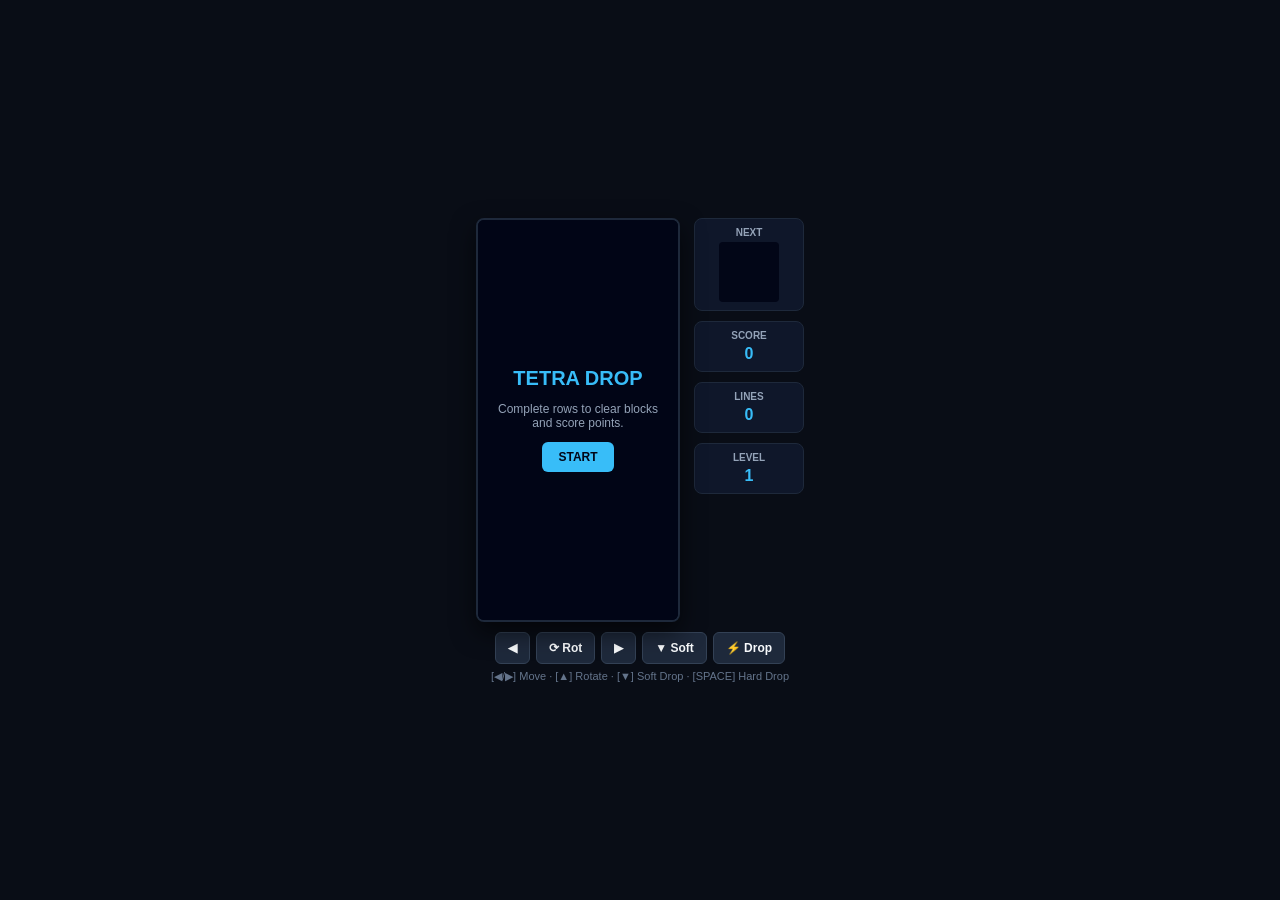
<file: games/tetris/index.html>
<!DOCTYPE html>
<html lang="en">
<head>
  <meta charset="UTF-8">
  <meta name="viewport" content="width=device-width, initial-scale=1.0, user-scalable=no">
  <title>Tetra Stack Drop</title>
  <style>
    * { box-sizing: border-box; margin: 0; padding: 0; user-select: none; }
    body {
      background: #090d16;
      color: #f8fafc;
      font-family: -apple-system, BlinkMacSystemFont, "Segoe UI", Roboto, sans-serif;
      display: flex;
      flex-direction: column;
      align-items: center;
      justify-content: center;
      min-height: 100vh;
      overflow: hidden;
      padding: 10px;
    }
    .main-layout {
      display: flex;
      gap: 14px;
      align-items: flex-start;
    }
    .board-container {
      position: relative;
      background: #020617;
      border: 2px solid #1e293b;
      border-radius: 8px;
      box-shadow: 0 10px 25px rgba(0,0,0,0.6);
      overflow: hidden;
    }
    canvas#board { display: block; }
    .side-panel {
      display: flex;
      flex-direction: column;
      gap: 10px;
      width: 110px;
    }
    .panel-card {
      background: #0f172a;
      border: 1px solid #1e293b;
      border-radius: 8px;
      padding: 8px;
      text-align: center;
    }
    .panel-lbl { font-size: 10px; color: #94a3b8; font-weight: 700; text-transform: uppercase; margin-bottom: 4px; }
    .panel-val { font-size: 16px; font-weight: 800; color: #38bdf8; font-variant-numeric: tabular-nums; }
    canvas.preview { background: #020617; border-radius: 4px; margin: 0 auto; display: block; }
    .overlay {
      position: absolute;
      inset: 0;
      background: rgba(2, 6, 23, 0.9);
      backdrop-filter: blur(4px);
      display: flex;
      flex-direction: column;
      align-items: center;
      justify-content: center;
      gap: 12px;
      text-align: center;
      padding: 16px;
    }
    .overlay.hidden { display: none; }
    .overlay h2 { font-size: 20px; font-weight: 800; color: #38bdf8; }
    .overlay p { font-size: 12px; color: #94a3b8; }
    .btn {
      background: #38bdf8;
      color: #020617;
      border: none;
      padding: 8px 16px;
      font-size: 12px;
      font-weight: 700;
      border-radius: 6px;
      cursor: pointer;
    }
    .mobile-bar {
      display: flex;
      gap: 6px;
      margin-top: 10px;
    }
    .m-key {
      background: #1e293b;
      color: #f8fafc;
      border: 1px solid #334155;
      border-radius: 6px;
      padding: 8px 12px;
      font-size: 12px;
      font-weight: 700;
      cursor: pointer;
    }
    .m-key:active { background: #38bdf8; color: #020617; }
    .hint { margin-top: 6px; font-size: 11px; color: #64748b; }
  </style>
</head>
<body>
  <div class="main-layout">
    <div class="board-container">
      <canvas id="board" width="200" height="400"></canvas>
      
      <div id="startOverlay" class="overlay">
        <h2>TETRA DROP</h2>
        <p>Complete rows to clear blocks and score points.</p>
        <button class="btn" id="startBtn">START</button>
      </div>

      <div id="endOverlay" class="overlay hidden">
        <h2 style="color: #ef4444;">GAME OVER</h2>
        <p id="finalScore">Score: 0</p>
        <button class="btn" id="restartBtn">TRY AGAIN</button>
      </div>
    </div>

    <div class="side-panel">
      <div class="panel-card">
        <div class="panel-lbl">NEXT</div>
        <canvas class="preview" id="nextCanvas" width="60" height="60"></canvas>
      </div>

      <div class="panel-card">
        <div class="panel-lbl">SCORE</div>
        <div class="panel-val" id="scoreEl">0</div>
      </div>

      <div class="panel-card">
        <div class="panel-lbl">LINES</div>
        <div class="panel-val" id="linesEl">0</div>
      </div>

      <div class="panel-card">
        <div class="panel-lbl">LEVEL</div>
        <div class="panel-val" id="levelEl">1</div>
      </div>
    </div>
  </div>

  <div class="mobile-bar">
    <button class="m-key" id="kLeft">◀</button>
    <button class="m-key" id="kRotate">⟳ Rot</button>
    <button class="m-key" id="kRight">▶</button>
    <button class="m-key" id="kDown">▼ Soft</button>
    <button class="m-key" id="kDrop">⚡ Drop</button>
  </div>

  <div class="hint">[◀/▶] Move · [▲] Rotate · [▼] Soft Drop · [SPACE] Hard Drop</div>

  <script>
    const canvas = document.getElementById('board');
    const ctx = canvas.getContext('2d');
    const nextCanvas = document.getElementById('nextCanvas');
    const nextCtx = nextCanvas.getContext('2d');

    const scoreEl = document.getElementById('scoreEl');
    const linesEl = document.getElementById('linesEl');
    const levelEl = document.getElementById('levelEl');
    const startOverlay = document.getElementById('startOverlay');
    const endOverlay = document.getElementById('endOverlay');
    const finalScore = document.getElementById('finalScore');

    const COLS = 10;
    const ROWS = 20;
    const BLOCK = 20;

    const SHAPES = [
      { color: '#06b6d4', matrix: [[1, 1, 1, 1]] }, // I
      { color: '#3b82f6', matrix: [[1, 0, 0], [1, 1, 1]] }, // J
      { color: '#f97316', matrix: [[0, 0, 1], [1, 1, 1]] }, // L
      { color: '#eab308', matrix: [[1, 1], [1, 1]] }, // O
      { color: '#22c55e', matrix: [[0, 1, 1], [1, 1, 0]] }, // S
      { color: '#a855f7', matrix: [[0, 1, 0], [1, 1, 1]] }, // T
      { color: '#ef4444', matrix: [[1, 1, 0], [0, 1, 1]] }, // Z
    ];

    let grid = createGrid();
    let piece = null;
    let nextPiece = null;
    let score = 0;
    let lines = 0;
    let level = 1;
    let dropInterval = 800;
    let lastDropTime = 0;
    let isPlaying = false;
    let animId = null;

    function createGrid() {
      return Array.from({ length: ROWS }, () => Array(COLS).fill(0));
    }

    function randomPiece() {
      const p = SHAPES[Math.floor(Math.random() * SHAPES.length)];
      return {
        matrix: p.matrix.map(row => [...row]),
        color: p.color,
        x: Math.floor(COLS / 2) - Math.floor(p.matrix[0].length / 2),
        y: 0
      };
    }

    function collide(g, p) {
      for (let r = 0; r < p.matrix.length; r++) {
        for (let c = 0; c < p.matrix[r].length; c++) {
          if (p.matrix[r][c] !== 0) {
            const gy = p.y + r;
            const gx = p.x + c;
            if (gx < 0 || gx >= COLS || gy >= ROWS) return true;
            if (gy >= 0 && g[gy][gx] !== 0) return true;
          }
        }
      }
      return false;
    }

    function rotate(matrix) {
      return matrix[0].map((_, i) => matrix.map(row => row[i]).reverse());
    }

    function playerRotate() {
      const prev = piece.matrix;
      piece.matrix = rotate(piece.matrix);
      if (collide(grid, piece)) {
        // Wall kick attempt
        piece.x += piece.x < COLS / 2 ? 1 : -1;
        if (collide(grid, piece)) {
          piece.matrix = prev; // revert
        }
      }
    }

    function playerMove(dir) {
      piece.x += dir;
      if (collide(grid, piece)) piece.x -= dir;
    }

    function playerDrop() {
      piece.y++;
      if (collide(grid, piece)) {
        piece.y--;
        merge();
        clearLines();
        spawnNext();
      }
      lastDropTime = performance.now();
    }

    function hardDrop() {
      while (!collide(grid, piece)) {
        piece.y++;
      }
      piece.y--;
      merge();
      clearLines();
      spawnNext();
      lastDropTime = performance.now();
    }

    function merge() {
      piece.matrix.forEach((row, r) => {
        row.forEach((val, c) => {
          if (val !== 0) {
            const gy = piece.y + r;
            if (gy >= 0) grid[gy][piece.x + c] = piece.color;
          }
        });
      });
    }

    function clearLines() {
      let cleared = 0;
      for (let r = ROWS - 1; r >= 0; r--) {
        if (grid[r].every(val => val !== 0)) {
          grid.splice(r, 1);
          grid.unshift(Array(COLS).fill(0));
          cleared++;
          r++; // re-check row index
        }
      }
      if (cleared > 0) {
        lines += cleared;
        const lineScores = [0, 100, 300, 500, 800];
        score += (lineScores[cleared] || 1000) * level;
        level = Math.floor(lines / 10) + 1;
        dropInterval = Math.max(120, 800 - (level - 1) * 70);

        scoreEl.innerText = score;
        linesEl.innerText = lines;
        levelEl.innerText = level;
      }
    }

    function spawnNext() {
      piece = nextPiece || randomPiece();
      nextPiece = randomPiece();
      drawPreview();

      if (collide(grid, piece)) {
        gameOver();
      }
    }

    function drawPreview() {
      nextCtx.fillStyle = '#020617';
      nextCtx.fillRect(0, 0, nextCanvas.width, nextCanvas.height);
      const m = nextPiece.matrix;
      const bSize = 12;
      const offX = Math.floor((nextCanvas.width - m[0].length * bSize) / 2);
      const offY = Math.floor((nextCanvas.height - m.length * bSize) / 2);

      m.forEach((row, r) => {
        row.forEach((val, c) => {
          if (val) {
            nextCtx.fillStyle = nextPiece.color;
            nextCtx.fillRect(offX + c * bSize, offY + r * bSize, bSize - 1, bSize - 1);
          }
        });
      });
    }

    function startGame() {
      grid = createGrid();
      score = 0;
      lines = 0;
      level = 1;
      dropInterval = 800;
      scoreEl.innerText = '0';
      linesEl.innerText = '0';
      levelEl.innerText = '1';
      nextPiece = randomPiece();
      spawnNext();
      startOverlay.classList.add('hidden');
      endOverlay.classList.add('hidden');
      isPlaying = true;
      lastDropTime = performance.now();
      requestAnimationFrame(loop);
    }

    function gameOver() {
      isPlaying = false;
      finalScore.innerText = `Final Score: ${score}`;
      endOverlay.classList.remove('hidden');
    }

    function loop(time = 0) {
      if (!isPlaying) return;

      if (time - lastDropTime > dropInterval) {
        playerDrop();
      }

      render();
      requestAnimationFrame(loop);
    }

    function render() {
      ctx.fillStyle = '#020617';
      ctx.fillRect(0, 0, canvas.width, canvas.height);

      // Grid
      ctx.strokeStyle = 'rgba(255, 255, 255, 0.03)';
      for (let r = 0; r < ROWS; r++) {
        for (let c = 0; c < COLS; c++) {
          ctx.strokeRect(c * BLOCK, r * BLOCK, BLOCK, BLOCK);
          if (grid[r][c]) {
            ctx.fillStyle = grid[r][c];
            ctx.fillRect(c * BLOCK + 1, r * BLOCK + 1, BLOCK - 2, BLOCK - 2);
          }
        }
      }

      // Ghost piece
      if (piece) {
        let ghostY = piece.y;
        while (!collide(grid, { ...piece, y: ghostY + 1 })) {
          ghostY++;
        }
        piece.matrix.forEach((row, r) => {
          row.forEach((val, c) => {
            if (val) {
              ctx.strokeStyle = piece.color;
              ctx.strokeRect((piece.x + c) * BLOCK + 1, (ghostY + r) * BLOCK + 1, BLOCK - 2, BLOCK - 2);
            }
          });
        });

        // Active Piece
        piece.matrix.forEach((row, r) => {
          row.forEach((val, c) => {
            if (val) {
              ctx.fillStyle = piece.color;
              ctx.fillRect((piece.x + c) * BLOCK + 1, (piece.y + r) * BLOCK + 1, BLOCK - 2, BLOCK - 2);
            }
          });
        });
      }
    }

    window.addEventListener('keydown', e => {
      if (!isPlaying) return;
      switch (e.key) {
        case 'ArrowLeft':
        case 'a':
        case 'A':
          playerMove(-1); e.preventDefault(); break;
        case 'ArrowRight':
        case 'd':
        case 'D':
          playerMove(1); e.preventDefault(); break;
        case 'ArrowUp':
        case 'w':
        case 'W':
          playerRotate(); e.preventDefault(); break;
        case 'ArrowDown':
        case 's':
        case 'S':
          playerDrop(); e.preventDefault(); break;
        case ' ':
          hardDrop(); e.preventDefault(); break;
      }
    });

    document.getElementById('kLeft').addEventListener('click', () => { if (isPlaying) playerMove(-1); });
    document.getElementById('kRight').addEventListener('click', () => { if (isPlaying) playerMove(1); });
    document.getElementById('kRotate').addEventListener('click', () => { if (isPlaying) playerRotate(); });
    document.getElementById('kDown').addEventListener('click', () => { if (isPlaying) playerDrop(); });
    document.getElementById('kDrop').addEventListener('click', () => { if (isPlaying) hardDrop(); });

    document.getElementById('startBtn').addEventListener('click', startGame);
    document.getElementById('restartBtn').addEventListener('click', startGame);

    render();
  </script>
</body>
</html>
</file>
<file: style.css>
/* Nexus Unblocked - Pure CSS Stylesheet */
:root {
  --bg-main: #0b0f19;
  --bg-card: rgba(15, 23, 42, 0.7);
  --bg-card-hover: rgba(30, 41, 59, 0.8);
  --border-color: rgba(51, 65, 85, 0.6);
  --border-hover: rgba(71, 85, 105, 0.9);
  --text-main: #f8fafc;
  --text-muted: #94a3b8;
  --accent: #10b981;
  --accent-hover: #34d399;
  --accent-text: #050811;
  --star-gold: #fbbf24;
  --danger: #ef4444;
}

* {
  box-sizing: border-box;
  margin: 0;
  padding: 0;
}

body {
  background-color: var(--bg-main);
  color: var(--text-main);
  font-family: -apple-system, BlinkMacSystemFont, "Segoe UI", Roboto, "Helvetica Neue", Arial, sans-serif;
  min-height: 100vh;
  display: flex;
  flex-direction: column;
  line-height: 1.5;
  overflow-x: hidden;
}

/* Scrollbar */
::-webkit-scrollbar { width: 8px; height: 8px; }
::-webkit-scrollbar-track { background: #0b0f19; }
::-webkit-scrollbar-thumb { background: #1e293b; border-radius: 4px; }
::-webkit-scrollbar-thumb:hover { background: #334155; }

/* Container */
.container {
  width: 100%;
  max-width: 1280px;
  margin: 0 auto;
  padding: 0 16px;
}

@media (min-width: 640px) { .container { padding: 0 24px; } }
@media (min-width: 1024px) { .container { padding: 0 32px; } }

/* Header / TopNav */
.header {
  position: sticky;
  top: 0;
  z-index: 40;
  background: rgba(11, 15, 25, 0.92);
  backdrop-filter: blur(12px);
  -webkit-backdrop-filter: blur(12px);
  border-bottom: 1px solid var(--border-color);
}

.header-inner {
  display: flex;
  align-items: center;
  justify-content: space-between;
  gap: 32px;
  height: 64px;
}

.brand-btn {
  background: none;
  border: none;
  font-size: 18px;
  font-weight: 800;
  letter-spacing: -0.5px;
  color: #fff;
  cursor: pointer;
  white-space: nowrap;
  flex-shrink: 0;
  transition: color 0.15s;
}

.brand-btn:hover { color: var(--accent); }

.nav-links {
  display: none;
  align-items: center;
  gap: 24px;
}

@media (min-width: 768px) {
  .nav-links { display: flex; }
}

.nav-link {
  background: none;
  border: none;
  color: var(--text-muted);
  font-size: 14px;
  font-weight: 500;
  cursor: pointer;
  display: flex;
  align-items: center;
  gap: 6px;
  white-space: nowrap;
  transition: color 0.15s;
}

.nav-link:hover, .nav-link.active {
  color: #fff;
}

.nav-link.active {
  color: var(--accent);
  font-weight: 600;
}

.btn-primary {
  background: var(--accent);
  color: var(--accent-text);
  border: none;
  font-size: 13px;
  font-weight: 700;
  padding: 8px 16px;
  border-radius: 8px;
  cursor: pointer;
  display: inline-flex;
  align-items: center;
  gap: 8px;
  white-space: nowrap;
  flex-shrink: 0;
  box-shadow: 0 2px 10px rgba(16, 185, 129, 0.2);
  transition: background 0.15s, transform 0.1s;
}

.btn-primary:hover {
  background: var(--accent-hover);
  transform: translateY(-1px);
}

/* Hero Spotlight */
.hero-card {
  position: relative;
  overflow: hidden;
  border-radius: 16px;
  background: rgba(15, 23, 42, 0.6);
  border: 1px solid var(--border-color);
  padding: 24px;
  margin-bottom: 36px;
  display: grid;
  grid-template-columns: 1fr;
  gap: 28px;
  align-items: center;
}

@media (min-width: 1024px) {
  .hero-card {
    grid-template-columns: 1.3fr 1fr;
    padding: 36px;
  }
}

.hero-glow {
  position: absolute;
  top: -80px;
  right: -80px;
  width: 320px;
  height: 320px;
  background: radial-gradient(circle, rgba(16, 185, 129, 0.15) 0%, transparent 70%);
  pointer-events: none;
}

.hero-kicker {
  font-size: 12px;
  font-weight: 700;
  letter-spacing: 0.5px;
  color: var(--accent);
  margin-bottom: 10px;
  display: flex;
  align-items: center;
  gap: 8px;
}

.hero-title {
  font-size: 32px;
  font-weight: 900;
  letter-spacing: -0.5px;
  color: #fff;
  line-height: 1.2;
  margin-bottom: 12px;
}

@media (min-width: 640px) {
  .hero-title { font-size: 40px; }
}

.hero-desc {
  font-size: 14px;
  color: #cbd5e1;
  margin-bottom: 20px;
  line-height: 1.6;
  max-width: 580px;
}

.hero-meta {
  display: flex;
  align-items: center;
  gap: 12px;
  font-size: 12px;
  color: var(--text-muted);
  margin-bottom: 24px;
  flex-wrap: wrap;
}

.hero-thumb-wrapper {
  position: relative;
  aspect-ratio: 4 / 3;
  border-radius: 12px;
  overflow: hidden;
  border: 1px solid var(--border-color);
  background: #020617;
  box-shadow: 0 15px 35px rgba(0,0,0,0.5);
}

.hero-thumb-wrapper img {
  width: 100%;
  height: 100%;
  object-fit: cover;
  display: block;
}

/* Toolbar & Filters */
.toolbar {
  display: flex;
  flex-direction: column;
  gap: 16px;
  margin-bottom: 28px;
}

@media (min-width: 768px) {
  .toolbar {
    flex-direction: row;
    align-items: center;
    justify-content: space-between;
  }
}

.category-tabs {
  display: flex;
  align-items: center;
  gap: 6px;
  padding: 4px;
  background: rgba(15, 23, 42, 0.8);
  border: 1px solid var(--border-color);
  border-radius: 12px;
  overflow-x: auto;
}

.category-tab {
  background: none;
  border: none;
  padding: 6px 14px;
  font-size: 12px;
  font-weight: 600;
  color: var(--text-muted);
  border-radius: 8px;
  cursor: pointer;
  white-space: nowrap;
  flex-shrink: 0;
  transition: all 0.15s;
}

.category-tab:hover {
  color: #fff;
  background: rgba(30, 41, 59, 0.6);
}

.category-tab.active {
  background: var(--accent);
  color: var(--accent-text);
  font-weight: 700;
}

.search-box {
  position: relative;
  display: flex;
  align-items: center;
  flex: 1;
  max-width: 320px;
}

.search-input {
  width: 100%;
  background: rgba(15, 23, 42, 0.8);
  border: 1px solid var(--border-color);
  border-radius: 10px;
  padding: 8px 12px 8px 34px;
  font-size: 12px;
  color: #fff;
  outline: none;
  transition: border-color 0.15s;
}

.search-input:focus {
  border-color: var(--accent);
}

.search-icon {
  position: absolute;
  left: 10px;
  color: #64748b;
  pointer-events: none;
}

.sort-select {
  background: rgba(15, 23, 42, 0.8);
  border: 1px solid var(--border-color);
  border-radius: 10px;
  padding: 7px 12px;
  font-size: 12px;
  color: #cbd5e1;
  outline: none;
  cursor: pointer;
}

/* Grid & Game Cards */
.grid-header {
  display: flex;
  justify-content: space-between;
  align-items: center;
  font-size: 12px;
  color: var(--text-muted);
  margin-bottom: 16px;
}

.games-grid {
  display: grid;
  grid-template-columns: repeat(1, 1fr);
  gap: 20px;
  margin-bottom: 48px;
}

@media (min-width: 600px) { .games-grid { grid-template-columns: repeat(2, 1fr); } }
@media (min-width: 900px) { .games-grid { grid-template-columns: repeat(3, 1fr); } }
@media (min-width: 1200px) { .games-grid { grid-template-columns: repeat(4, 1fr); } }

.game-card {
  background: var(--bg-card);
  border: 1px solid var(--border-color);
  border-radius: 14px;
  overflow: hidden;
  cursor: pointer;
  display: flex;
  flex-direction: column;
  transition: all 0.2s cubic-bezier(0.16, 1, 0.3, 1);
  position: relative;
}

.game-card:hover {
  background: var(--bg-card-hover);
  border-color: var(--border-hover);
  transform: translateY(-2px);
}

.card-thumb-wrap {
  position: relative;
  aspect-ratio: 4 / 3;
  background: #020617;
  overflow: hidden;
}

.card-thumb-wrap img {
  width: 100%;
  height: 100%;
  object-fit: cover;
  transition: transform 0.3s;
}

.game-card:hover .card-thumb-wrap img {
  transform: scale(1.05);
}

.fav-btn {
  position: absolute;
  top: 10px;
  right: 10px;
  background: rgba(2, 6, 23, 0.6);
  backdrop-filter: blur(4px);
  border: none;
  border-radius: 8px;
  width: 32px;
  height: 32px;
  display: flex;
  align-items: center;
  justify-content: center;
  color: #94a3b8;
  cursor: pointer;
  z-index: 10;
  transition: color 0.15s, background 0.15s;
}

.fav-btn:hover { color: #fff; background: rgba(2, 6, 23, 0.9); }
.fav-btn.active { color: #f43f5e; }

.play-overlay {
  position: absolute;
  inset: 0;
  background: rgba(2, 6, 23, 0.4);
  display: flex;
  align-items: center;
  justify-content: center;
  opacity: 0;
  transition: opacity 0.2s;
}

.game-card:hover .play-overlay {
  opacity: 1;
}

.play-circle {
  width: 48px;
  height: 48px;
  border-radius: 50%;
  background: var(--accent);
  color: var(--accent-text);
  display: flex;
  align-items: center;
  justify-content: center;
  box-shadow: 0 4px 15px rgba(16, 185, 129, 0.4);
}

.card-content {
  padding: 16px;
  flex: 1;
  display: flex;
  flex-direction: column;
  justify-content: space-between;
}

.card-title-row {
  display: flex;
  justify-content: space-between;
  align-items: center;
  gap: 8px;
  margin-bottom: 6px;
}

.card-title {
  font-size: 15px;
  font-weight: 700;
  color: #fff;
  white-space: nowrap;
  overflow: hidden;
  text-overflow: ellipsis;
}

.game-card:hover .card-title {
  color: var(--accent);
}

.card-rating {
  font-size: 12px;
  font-weight: 700;
  color: var(--star-gold);
  display: flex;
  align-items: center;
  gap: 3px;
  font-variant-numeric: tabular-nums;
  flex-shrink: 0;
}

.card-desc {
  font-size: 12px;
  color: var(--text-muted);
  line-height: 1.5;
  margin-bottom: 12px;
  display: -webkit-box;
  -webkit-line-clamp: 2;
  -webkit-box-orient: vertical;
  overflow: hidden;
}

.card-footer {
  padding-top: 10px;
  border-top: 1px solid rgba(51, 65, 85, 0.4);
  display: flex;
  justify-content: space-between;
  align-items: center;
  font-size: 11px;
  color: #64748b;
}

/* Player View */
.player-container {
  display: flex;
  flex-direction: column;
  gap: 20px;
  margin-bottom: 48px;
}

.player-header {
  display: flex;
  justify-content: space-between;
  align-items: center;
}

.back-btn {
  background: none;
  border: none;
  color: var(--text-muted);
  font-size: 14px;
  font-weight: 600;
  cursor: pointer;
  display: flex;
  align-items: center;
  gap: 8px;
  transition: color 0.15s;
}

.back-btn:hover { color: #fff; }

.player-actions {
  display: flex;
  gap: 8px;
}

.btn-secondary {
  background: #1e293b;
  color: #e2e8f0;
  border: 1px solid var(--border-color);
  font-size: 12px;
  font-weight: 600;
  padding: 6px 12px;
  border-radius: 8px;
  cursor: pointer;
  display: flex;
  align-items: center;
  gap: 6px;
  transition: all 0.15s;
}

.btn-secondary:hover { background: #334155; color: #fff; }

.iframe-wrapper {
  position: relative;
  background: #000;
  border-radius: 16px;
  border: 1px solid var(--border-color);
  overflow: hidden;
  box-shadow: 0 20px 40px rgba(0,0,0,0.6);
  width: 100%;
}

.iframe-inner {
  position: relative;
  width: 100%;
  aspect-ratio: 16 / 9;
  min-height: 480px;
  background: #020617;
}

.iframe-inner iframe {
  width: 100%;
  height: 100%;
  border: none;
  display: block;
}

.player-bar {
  background: rgba(15, 23, 42, 0.95);
  border-top: 1px solid var(--border-color);
  padding: 12px 18px;
  display: flex;
  justify-content: space-between;
  align-items: center;
}

.player-info-grid {
  display: grid;
  grid-template-columns: 1fr;
  gap: 20px;
}

@media (min-width: 900px) {
  .player-info-grid { grid-template-columns: 2fr 1fr; }
}

.info-card {
  background: rgba(15, 23, 42, 0.5);
  border: 1px solid var(--border-color);
  border-radius: 12px;
  padding: 20px;
}

.info-title {
  font-size: 14px;
  font-weight: 700;
  color: #fff;
  margin-bottom: 10px;
  display: flex;
  align-items: center;
  gap: 8px;
}

.controls-callout {
  background: #020617;
  border: 1px solid var(--border-color);
  border-radius: 8px;
  padding: 10px 14px;
  font-size: 12px;
  color: #e2e8f0;
  margin-top: 12px;
}

.code-block {
  background: #020617;
  border: 1px solid var(--border-color);
  border-radius: 8px;
  padding: 10px;
  font-family: monospace;
  font-size: 11px;
  color: #38bdf8;
  word-break: break-all;
  max-height: 120px;
  overflow-y: auto;
}

/* Modals */
.modal-backdrop {
  position: fixed;
  inset: 0;
  background: rgba(0, 0, 0, 0.82);
  backdrop-filter: blur(6px);
  -webkit-backdrop-filter: blur(6px);
  z-index: 100;
  display: flex;
  align-items: center;
  justify-content: center;
  padding: 16px;
}

.modal-backdrop.hidden { display: none; }

.modal-box {
  background: #0f172a;
  border: 1px solid var(--border-color);
  border-radius: 16px;
  width: 100%;
  max-width: 560px;
  padding: 24px;
  box-shadow: 0 25px 50px rgba(0,0,0,0.6);
  position: relative;
}

.modal-header {
  display: flex;
  justify-content: space-between;
  align-items: center;
  margin-bottom: 16px;
  padding-bottom: 12px;
  border-bottom: 1px solid var(--border-color);
}

.modal-title {
  font-size: 17px;
  font-weight: 800;
  color: #fff;
  display: flex;
  align-items: center;
  gap: 8px;
}

.modal-close {
  background: none;
  border: none;
  color: var(--text-muted);
  cursor: pointer;
  font-size: 18px;
  line-height: 1;
}

.modal-close:hover { color: #fff; }

.form-group {
  margin-bottom: 14px;
}

.form-label {
  display: block;
  font-size: 12px;
  font-weight: 600;
  color: #cbd5e1;
  margin-bottom: 6px;
}

.form-input, .form-textarea, .form-select {
  width: 100%;
  background: #020617;
  border: 1px solid var(--border-color);
  border-radius: 8px;
  padding: 8px 12px;
  font-size: 13px;
  color: #fff;
  outline: none;
  font-family: inherit;
}

.form-input:focus, .form-textarea:focus, .form-select:focus {
  border-color: var(--accent);
}

.form-textarea { font-family: monospace; font-size: 11px; }

/* Footer */
.footer {
  border-top: 1px solid var(--border-color);
  background: rgba(2, 6, 23, 0.7);
  padding: 24px 0;
  margin-top: auto;
  font-size: 12px;
  color: var(--text-muted);
}

.footer-inner {
  display: flex;
  flex-direction: column;
  gap: 12px;
  align-items: center;
  justify-content: space-between;
}

@media (min-width: 640px) {
  .footer-inner { flex-direction: row; }
}

.footer-link {
  color: var(--text-muted);
  text-decoration: none;
  cursor: pointer;
  transition: color 0.15s;
}

.footer-link:hover { color: #fff; }
</file>
